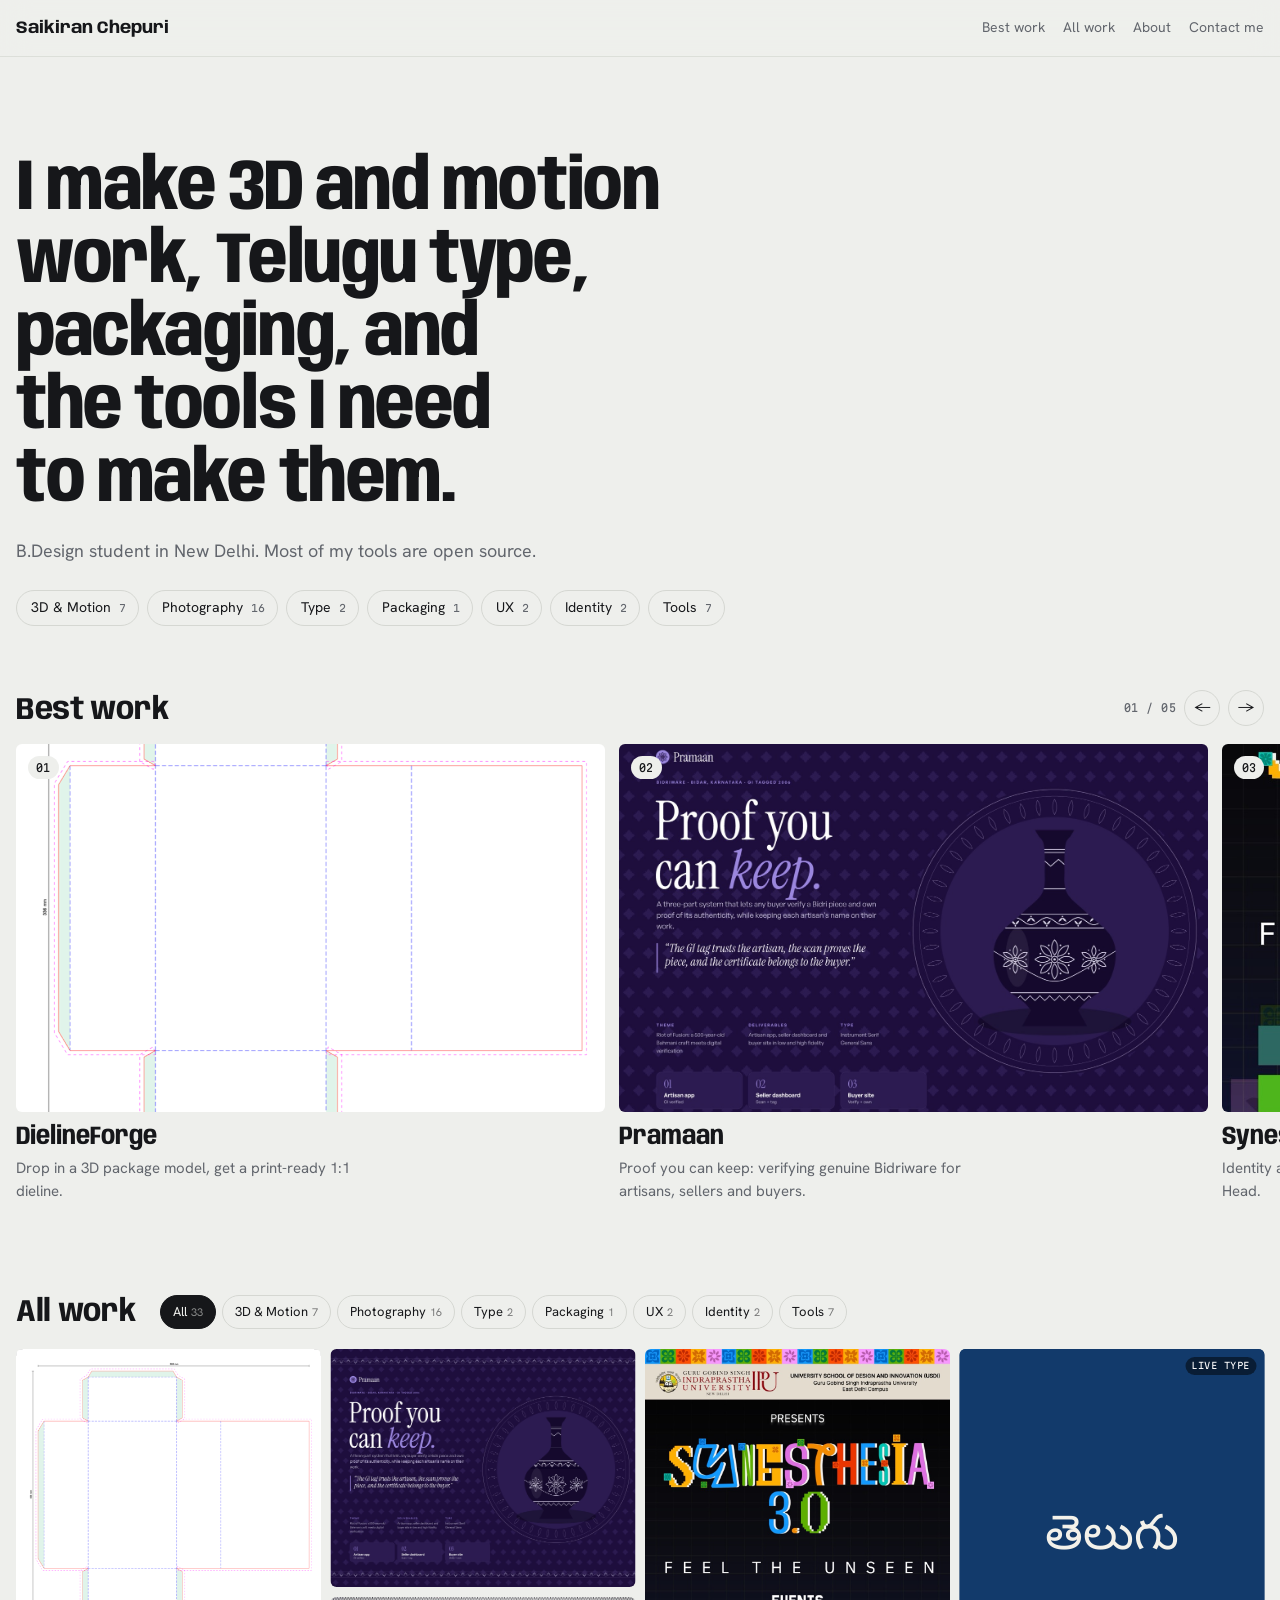
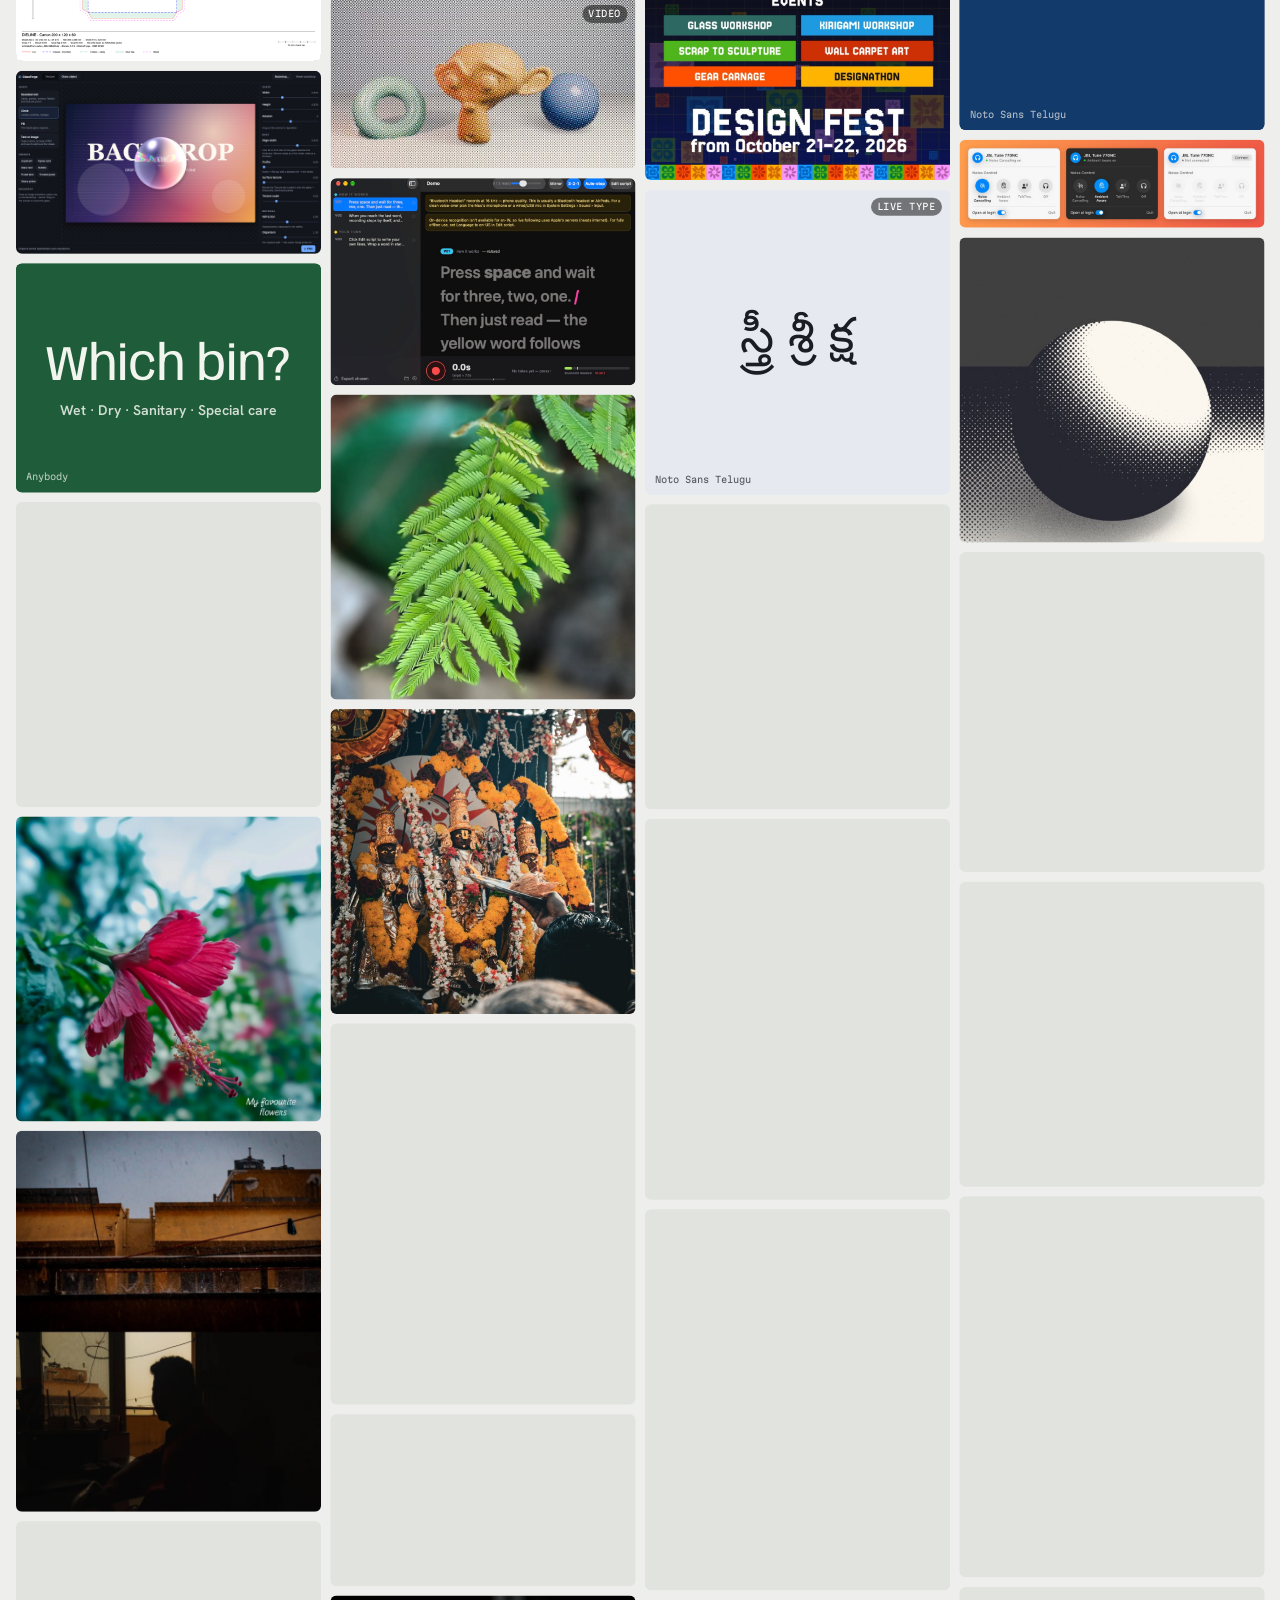
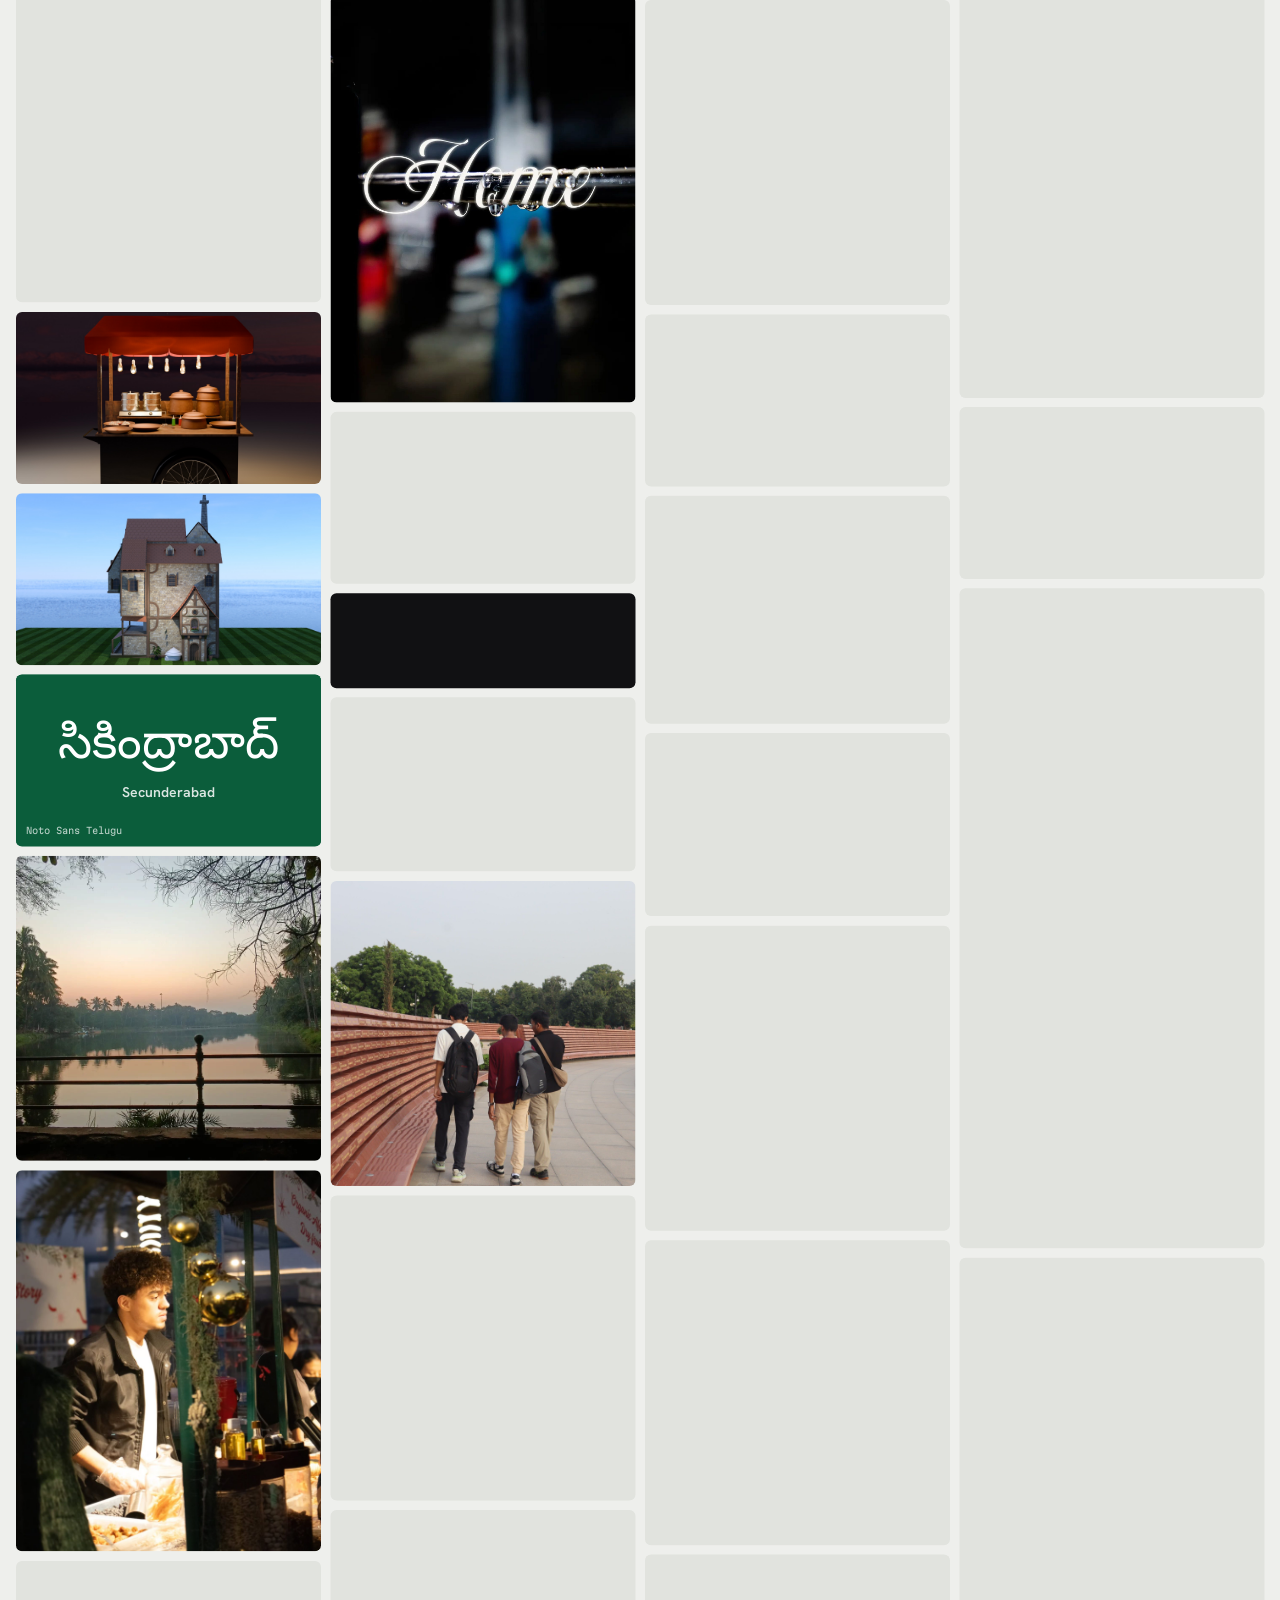
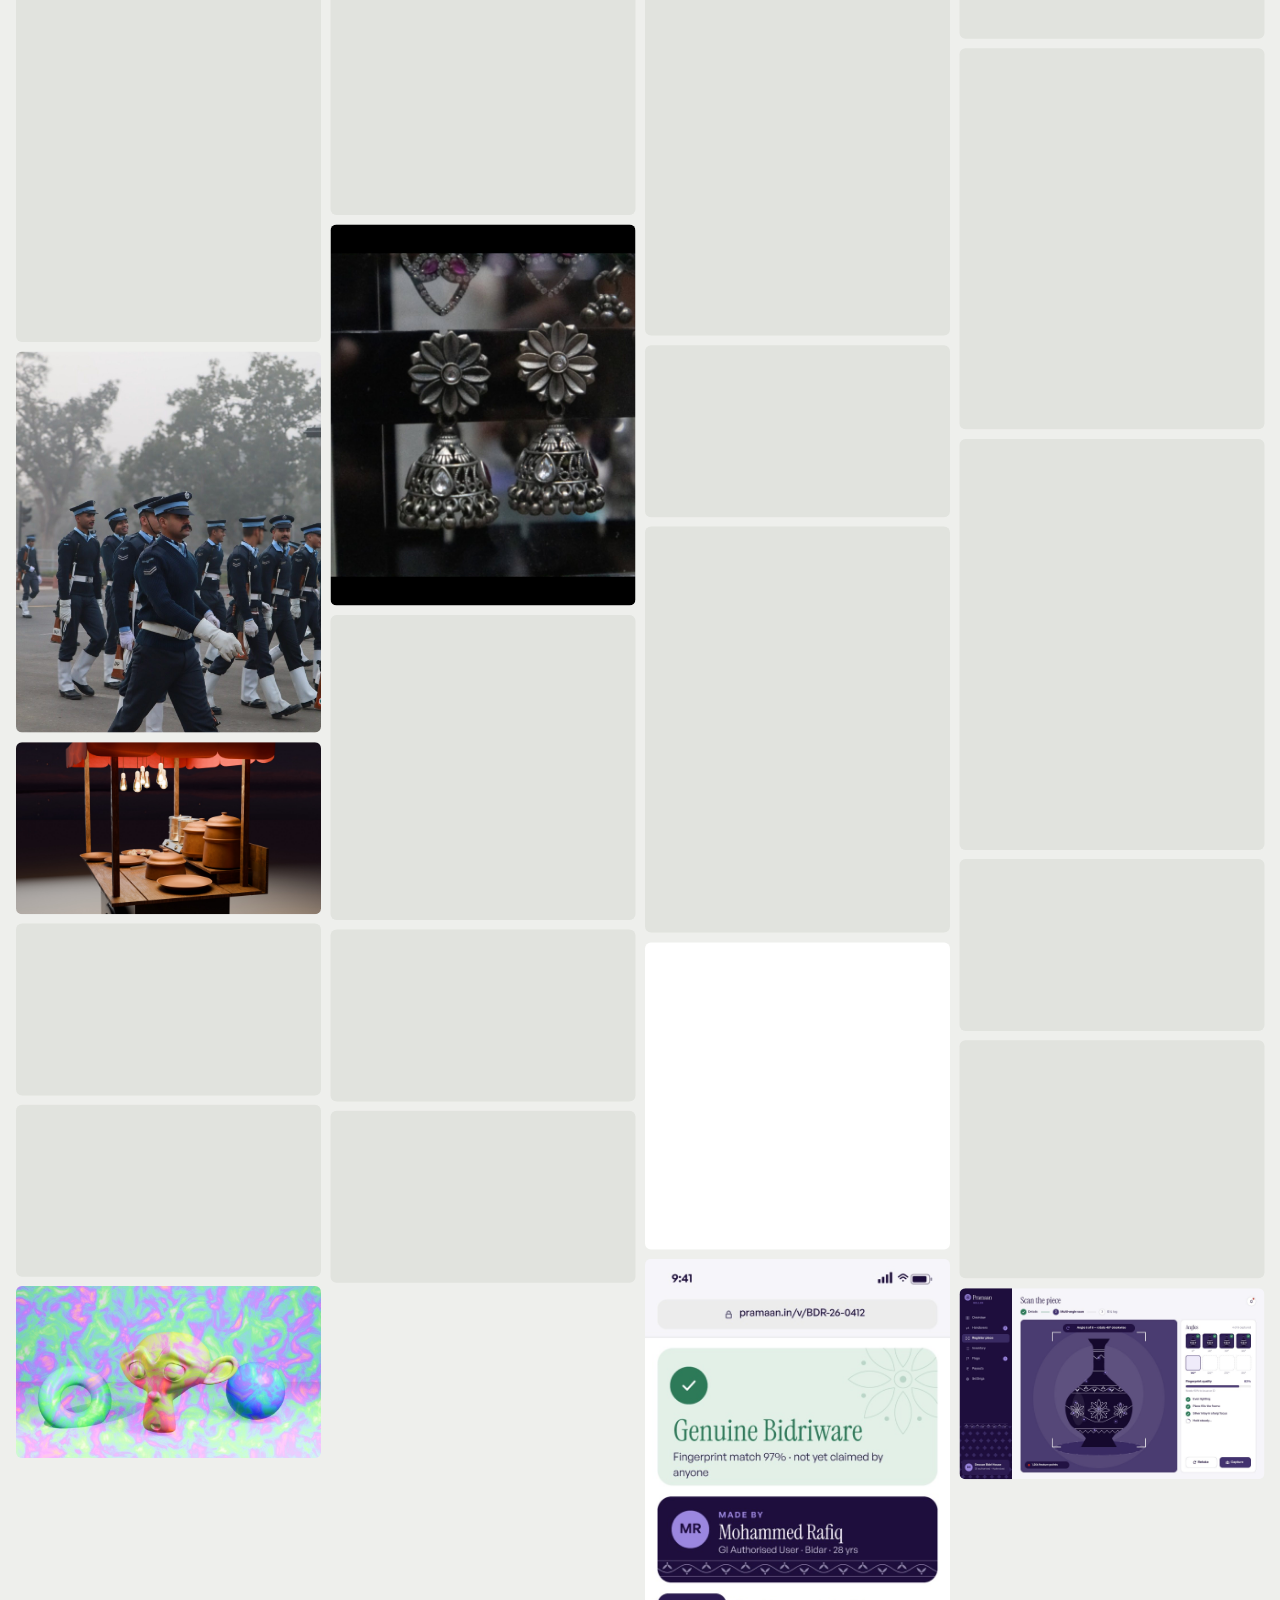
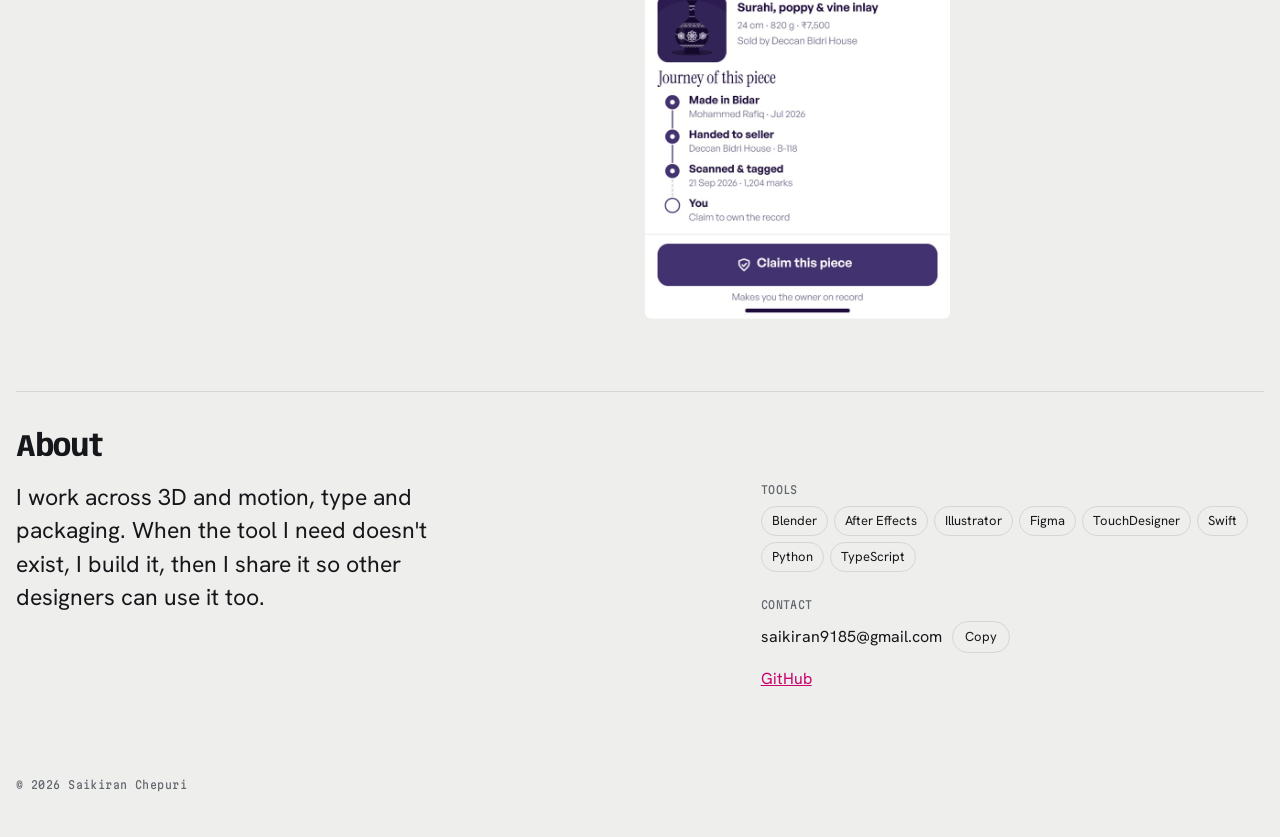
<file: index.html>
<!doctype html>
<html lang="en" data-mode="system">
<head>
<meta charset="utf-8">
<meta name="viewport" content="width=device-width, initial-scale=1, viewport-fit=cover">
<title>Saikiran Chepuri</title>
<meta name="description" content="Saikiran Chepuri — 3D and motion, Telugu type, packaging, UX and design tools.">
<link rel="preconnect" href="https://fonts.googleapis.com">
<link rel="preconnect" href="https://fonts.gstatic.com" crossorigin>
<link rel="stylesheet" href="https://fonts.googleapis.com/css2?family=Anybody:wdth,wght@50..150,100..900&family=Hanken+Grotesk:ital,wght@0,300..800;1,300..800&family=Martian+Mono:wdth,wght@75..112.5,300..600&family=Instrument+Serif:ital@0;1&family=Jersey+10&family=Noto+Sans+Telugu:wght@100..900&family=Ramaraja&family=Suravaram&family=Gidugu&family=Tenali+Ramakrishna&display=swap">
<link rel="stylesheet" href="assets/site.css">
</head>
<body>

<header class="top">
  <div class="top-in">
    <a class="brand" href="#" data-edit="site.name"></a>
    <nav class="nav" aria-label="Sections">
      <a href="#best" data-show="best">Best work</a>
      <a href="#wall">All work</a>
      <a href="#about" data-show="about">About</a>
      <a href="contact/">Contact me</a>
    </nav>
    <a class="studio-link" id="studioLink" href="studio/" hidden>Studio</a>
    <button class="tune-btn" id="tuneBtn" type="button" aria-expanded="false" aria-controls="tune" hidden>Customize</button>
  </div>
</header>

<main>
  <section class="intro wrap">
    <h1 class="headline" data-edit="site.headline"></h1>
    <p class="lede" data-edit="site.intro"></p>
    <div class="jump" id="jump" aria-label="Jump to a category"></div>
  </section>

  <section id="best" class="best wrap" data-show="best">
    <div class="sec-head">
      <h2 data-edit="site.bestTitle"></h2>
      <div class="rail-nav">
        <span class="mono" id="railCount"></span>
        <button type="button" class="icon-btn" id="railPrev" aria-label="Previous">&#8592;</button>
        <button type="button" class="icon-btn" id="railNext" aria-label="Next">&#8594;</button>
      </div>
    </div>
    <div class="rail" id="rail" tabindex="0" aria-label="Best work"></div>
  </section>

  <section id="wall" class="wall-sec wrap">
    <div class="wall-bar">
      <h2 data-edit="site.wallTitle"></h2>
      <div class="chips" id="chips" role="group" aria-label="Filter by category"></div>
    </div>
    <div class="wall" id="wallGrid"></div>
  </section>

  <section id="about" class="about wrap" data-show="about">
    <h2 data-edit="site.aboutTitle"></h2>
    <div class="about-grid">
      <p class="about-text" data-edit="site.about"></p>
      <div class="about-side">
        <p class="mono label">Tools</p>
        <ul class="skills" id="skills"></ul>
        <p class="mono label">Contact</p>
        <div class="contact">
          <span id="email" class="email"></span>
          <button type="button" class="small-btn" id="copyEmail">Copy</button>
        </div>
        <div class="about-links" id="aboutLinks"></div>
      </div>
    </div>
  </section>

  <footer class="foot wrap"><span class="mono">&copy; 2026 Saikiran Chepuri</span></footer>
</main>

<!-- Case study: slides over the page. Filled from the project's blocks. -->
<div class="case" id="case" hidden role="dialog" aria-modal="true" aria-labelledby="caseTitle">
  <div class="case-bg"></div>
  <div class="case-scroll" id="caseScroll">
    <div class="case-bar">
      <button type="button" class="back-btn" id="caseClose">&#8592; All work</button>
      <span class="case-bar-title" id="caseBarTitle"></span>
      <div class="case-nav">
        <button type="button" class="icon-btn" id="casePrev" aria-label="Previous project">&#8592;</button>
        <button type="button" class="icon-btn" id="caseNext" aria-label="Next project">&#8594;</button>
      </div>
      <i class="case-progress" id="caseProgress"></i>
    </div>
    <article class="case-body" id="caseBody"></article>
  </div>
</div>

<!-- Customize: every design token, live. -->
<aside class="tune" id="tune" hidden aria-label="Customize">
  <div class="tune-head">
    <strong>Customize</strong>
    <button type="button" class="icon-btn" id="tuneClose" aria-label="Close">&#10005;</button>
  </div>
  <div class="tune-body">
    <fieldset>
      <legend>Mode</legend>
      <div class="seg" id="tMode">
        <button type="button" data-v="light">Light</button><button type="button" data-v="dark">Dark</button><button type="button" data-v="system">System</button>
      </div>
    </fieldset>

    <fieldset>
      <legend>Colours <span class="mono" id="tModeNote"></span></legend>
      <div class="swatches" id="tColors"></div>
    </fieldset>

    <fieldset>
      <legend>Fonts</legend>
      <label for="tDisplay">Titles</label>
      <select id="tDisplay"></select>
      <label for="tBody">Text</label>
      <select id="tBody"></select>
      <label for="tCustom">Any Google Font</label>
      <div class="row">
        <input id="tCustom" type="text" placeholder="e.g. Syne" autocomplete="off">
        <button type="button" class="small-btn" id="tCustomTitles">Titles</button>
        <button type="button" class="small-btn" id="tCustomBody">Text</button>
      </div>
      <label for="tScale">Title size <output id="tScaleOut"></output></label>
      <input id="tScale" type="range" min="0.6" max="1.5" step="0.05">
    </fieldset>

    <fieldset>
      <legend>Wall</legend>
      <label for="tCols">Columns</label>
      <select id="tCols"><option value="auto">Auto</option><option>2</option><option>3</option><option>4</option><option>5</option><option>6</option><option>7</option></select>
      <label for="tGap">Gap <output id="tGapOut"></output></label>
      <input id="tGap" type="range" min="0" max="40" step="1">
      <label for="tRadius">Corners <output id="tRadiusOut"></output></label>
      <input id="tRadius" type="range" min="0" max="32" step="1">
      <span class="lbl">Titles on tiles</span>
      <div class="seg" id="tCaps"><button type="button" data-v="hover">On hover</button><button type="button" data-v="below">Below</button><button type="button" data-v="off">Off</button></div>
      <span class="lbl">Hover effect</span>
      <div class="seg" id="tHover"><button type="button" data-v="lift">Lift</button><button type="button" data-v="zoom">Zoom</button><button type="button" data-v="none">None</button></div>
    </fieldset>

    <fieldset>
      <legend>Sections</legend>
      <label class="check"><input id="tShowBest" type="checkbox"> Best work</label>
      <label class="check"><input id="tShowAbout" type="checkbox"> About</label>
      <label class="check"><input id="tEdit" type="checkbox"> Edit text on the page</label>
    </fieldset>

    <fieldset>
      <legend>Save</legend>
      <p class="hint">Changes show only in this browser until you publish them.</p>
      <div class="row">
        <button type="button" class="small-btn solid" id="tPublish" hidden>Publish to site</button>
        <button type="button" class="small-btn" id="tCopy">Copy settings</button>
        <button type="button" class="small-btn" id="tReset">Reset</button>
      </div>
      <textarea id="tJson" rows="6" readonly aria-label="Settings JSON"></textarea>
    </fieldset>
  </div>
</aside>

<div class="toast" id="toast" role="status" aria-live="polite"></div>

<script src="assets/site.js"></script>
</body>
</html>
</file>
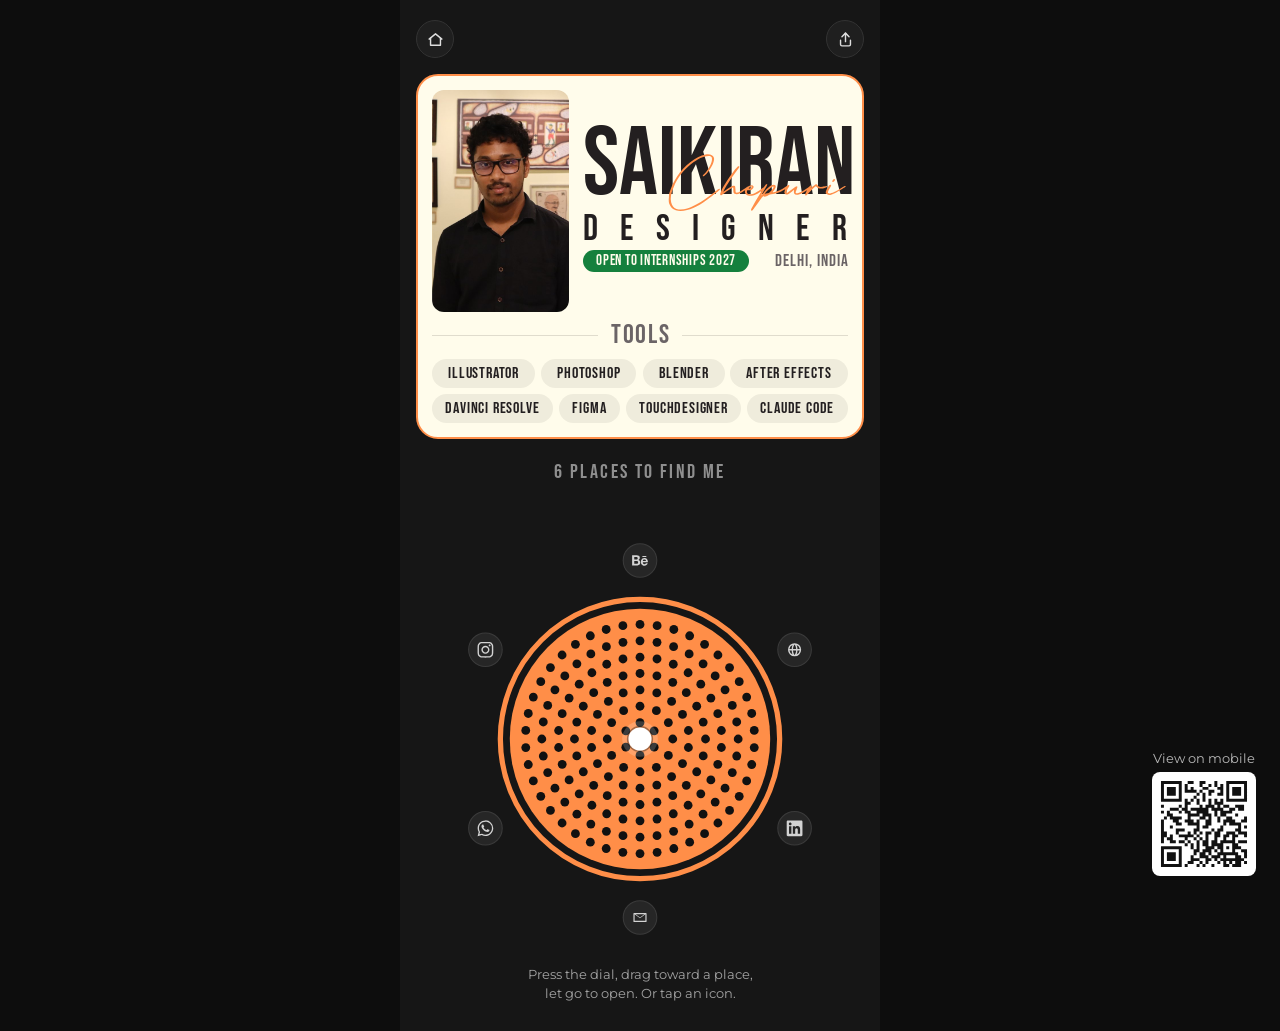
<file: contact/index.html>
<!doctype html>
<html lang="en">
<head>
<meta charset="utf-8">
<meta name="viewport" content="width=device-width, initial-scale=1, viewport-fit=cover">
<title>Saikiran Chepuri · Contact</title>
<meta name="description" content="Saikiran Chepuri, designer on the way to Art Director. Behance, Instagram, mail and portfolio in one dial: press, drag toward where you want to go, release to open.">
<meta name="theme-color" content="#161616">
<meta property="og:title" content="Saikiran Chepuri · Contact">
<meta property="og:description" content="Designer on the way to Art Director. Drag the dial to find me.">
<meta property="og:url" content="https://saikiran9185.github.io/contact/">
<link rel="preconnect" href="https://fonts.googleapis.com">
<link rel="preconnect" href="https://fonts.gstatic.com" crossorigin>
<link rel="stylesheet" href="https://fonts.googleapis.com/css2?family=Bebas+Neue&display=block">
<link rel="stylesheet" href="https://fonts.googleapis.com/css2?family=Montserrat:wght@400;500;600&display=swap">
<link rel="stylesheet" href="/assets/dial.css">
</head>
<body class="contact-page">
<main class="dial" id="dial" aria-label="Saikiran Chepuri, contact">
  <div class="dial-top">
    <a class="dial-round" href="/" aria-label="Portfolio home"><svg viewBox="0 0 24 24" fill="none" stroke="currentColor" stroke-width="2" stroke-linecap="round" stroke-linejoin="round" aria-hidden="true"><path d="M3 11.5 12 4l9 7.5"/><path d="M5 10v10h14V10"/></svg></a>
    <button class="dial-round" type="button" id="dialShare" aria-label="Share this page"><svg viewBox="0 0 24 24" fill="none" stroke="currentColor" stroke-width="2" stroke-linecap="round" stroke-linejoin="round" aria-hidden="true"><path d="M12 3v12"/><path d="m7 8 5-5 5 5"/><path d="M5 13v6a2 2 0 0 0 2 2h10a2 2 0 0 0 2-2v-6"/></svg></button>
  </div>
  <section class="dial-card" aria-labelledby="heroName">
    <img class="hero-photo" src="/assets/dial/photo.jpg" alt="Portrait of Saikiran Chepuri" width="480" height="781">
    <div class="hero-text">
      <h1 class="hero-name" id="heroName"><span class="hero-first">Saikiran</span> <span class="hero-last"><svg class="hero-script" viewBox="0.3 -71.6 210.3 71.3" fill="currentColor" aria-hidden="true"><path d="M2.3 -17.7C2.3 -14.1 2.4 -12.8 2.9 -11.4C4.4 -7.5 6.8 -5 10.5 -3.8C15 -2.3 19.2 -3 23.7 -4C33.1 -6.2 42.6 -11.8 56.8 -23.5C60.6 -26.6 62.1 -28 61.9 -28.3C61.4 -29.3 60.2 -28.6 55.4 -24.6C50 -20.1 43.6 -15.7 39.1 -12.9C33.3 -9.3 28.2 -6.9 23.7 -5.6C20 -4.6 15.4 -3.9 11.3 -5.2C8 -6.3 6 -8.9 5.1 -12.9C4 -18 4.9 -23.5 8 -30.6C12.9 -41.8 19.2 -50.2 28.4 -57.5C35.7 -63.3 43.3 -66.8 48.5 -66.8C50.1 -66.8 50.6 -66.7 51.6 -66C52.7 -65.2 52.7 -65.1 52.7 -63C52.7 -58.6 48.3 -50.6 43 -45.3C41.7 -44 41.6 -43.2 42.8 -43.2C43.6 -43.2 45.6 -45.1 48.3 -48.5C53 -54.4 56 -61.8 55 -64.9C54 -68.1 50 -69.6 45.2 -68.6C33.8 -66.1 20.3 -55.7 12 -43.1C8.5 -37.8 5.1 -30.7 3.4 -25.1C2.6 -22.5 2.5 -21.4 2.5 -17.5ZM96.5 -31.6C96.2 -32.2 95.6 -32 94.6 -31.4C93.7 -30.9 88 -26.8 85.5 -25.5C83.4 -24.4 82.6 -24.1 81.6 -24.2C80.6 -24.3 80.3 -24.3 80.2 -25.8L80.1 -27.9C79.9 -31 79.8 -31.5 79.2 -31.9C78.8 -32.1 78.2 -32.3 77.8 -32.3C76.5 -32.3 72.6 -30.2 69.4 -27.7C67.7 -26.4 66.2 -25.4 66.1 -25.5C65.9 -25.7 69.1 -31.5 71.5 -35.2C74.5 -39.9 78.4 -45.5 82 -50.2C83.7 -52.4 84.7 -53.9 84.7 -54.1C84.9 -55 84.3 -55.2 83.4 -54.9C81 -54.2 67.4 -34.6 63.8 -26.7C62.2 -23.1 62 -22.2 62.6 -21.6C62.8 -21.4 63.3 -21.2 63.6 -21.2C63.9 -21.2 66.1 -22.7 68.5 -24.6C72.4 -27.6 76.5 -30.2 77.3 -30.2C77.5 -30.2 77.6 -29 77.6 -27.6C77.6 -26.2 77.8 -24.6 78 -24.1C78.7 -22.5 81.6 -21.9 84.3 -22.8C86.9 -23.7 92.8 -27.7 95.4 -30.1C96.2 -30.9 96.7 -31.5 96.6 -31.7ZM112.2 -30C105.4 -24.7 100.9 -22.4 97.4 -22.4C94.9 -22.4 93.6 -23.2 93.5 -24.8C93.4 -25.4 93.5 -26.2 93.7 -26.6C94 -27.2 94.2 -26.9 96.2 -27C97.4 -27.1 98.6 -27.3 99.7 -28.3C101.7 -30 101.8 -31.8 100.1 -32.6C99.7 -32.8 99.3 -32.9 98.9 -32.9C95.8 -32.9 91.5 -29.1 91.1 -25.6C90.8 -23.1 92.6 -21.3 96 -20.7C100.4 -20 105.5 -22.2 112.9 -28C115.2 -29.8 116.2 -31 116.2 -31.3C116.3 -31.9 115.9 -32.7 112.3 -29.9ZM96.2 -29.9C97.2 -30.7 98.4 -31.3 98.9 -31.3C99 -31.3 99.1 -31.3 99.1 -31.3C99.5 -31 98.7 -29.9 97.7 -29.4C96.4 -28.8 96.4 -28.8 95.8 -29.1C95.5 -29.3 95.6 -29.6 96.3 -30.2ZM141 -32.1C140.5 -32.3 139.9 -32 138.1 -30.7C133.1 -27.1 130.1 -26 125.6 -25L123.1 -24.4L124.5 -26.1C127.9 -30.1 127.9 -33.4 124.5 -33.4C121.7 -33.4 117.1 -29.7 112.5 -23.8C111.4 -22.3 110.4 -21.1 110.3 -21.1C110.2 -21.1 110.7 -22 111.4 -23.1C115.5 -29.8 117.4 -33.2 117.2 -33.6C117.1 -33.8 116.8 -33.9 116.4 -33.9C116.3 -33.9 116.2 -33.9 116.1 -33.9C115.4 -33.8 114.5 -32.6 111.1 -27.1C107.2 -20.8 99.7 -7.7 98.6 -5.3C98.3 -4.7 98.2 -4 98.3 -3.7C98.6 -3.1 99.4 -3.1 100.1 -3.7C100.4 -3.9 103 -7.4 105.9 -11.5C112.1 -20.2 112.3 -20.4 112.9 -19.9C113.8 -19.1 116.3 -19.7 119 -21.4C119.6 -21.8 120.8 -22.2 121.7 -22.3C124.2 -22.6 128.6 -23.7 131.1 -24.7C134.1 -25.9 137.6 -27.8 140 -29.7C140.9 -30.4 141.4 -30.9 141.4 -31.2C141.4 -31.4 141.1 -31.7 140.8 -31.9ZM118 -23.6C117.5 -23.6 116.5 -23.4 115.7 -23.2L114.2 -22.8L114.6 -23.4C116.2 -25.9 121.2 -30.3 123.2 -31.2C124.1 -31.6 124.4 -31.7 124.5 -31C124.9 -29.1 119.7 -23.5 118 -23.5ZM168.5 -31.6C168.2 -32.2 167.4 -32 166.7 -31.5C166.1 -31.1 165.3 -30.6 164.5 -30C155.7 -24 150.3 -21.9 150.3 -24.5C150.3 -24.9 150.8 -26.5 151.4 -28C152 -29.5 152.4 -31 152.3 -31.2C151.8 -32.3 150.9 -31.9 147.3 -29C143.3 -25.8 140.4 -23.7 139.9 -23.7C139.4 -23.7 139.5 -25.3 140.1 -26.7C140.4 -27.4 141.2 -28.9 141.9 -30.1C143.1 -32.1 143.2 -32.3 142.7 -32.7C141.7 -33.5 141 -33 139.3 -30.2C137.3 -26.8 136.6 -24.2 137.5 -23.1C139 -21.3 141.3 -21.9 145.7 -25.4L148.4 -27.6L148.2 -25.6C148 -23.8 148.7 -21.8 151.6 -21.7C154.1 -21.6 159.1 -24 164.5 -27.7C168.4 -30.3 168.8 -30.8 168.4 -31.5ZM183.7 -31.6C182.2 -31.1 181 -30.9 179.6 -30.9C177.2 -30.9 176.7 -31.5 175.9 -32.7C174.7 -34.7 174.2 -34.6 170.5 -31.7C167.5 -29.3 167.4 -29.3 168.2 -30.5C168.9 -31.7 168.9 -31.8 168.4 -32.2C167.5 -33 166.8 -32.4 164.6 -28.8C162 -24.6 160.9 -21.9 161.5 -21.3C161.7 -21.1 162.1 -20.9 162.4 -20.9C162.7 -20.9 164.3 -22.4 166 -24.3C169.4 -28 173.2 -31.7 173.7 -31.7C173.9 -31.7 174.4 -31.3 174.9 -30.8C176.1 -29.6 177.6 -28.8 180.5 -29C182.3 -29.1 184.4 -29.6 185.7 -30.2C186.5 -30.6 187 -31 187 -31.3C187 -32.2 186 -32.2 183.8 -31.4ZM195.5 -37.9C196.5 -39.1 196.4 -39.9 195.2 -40.1C194.5 -40.2 192.6 -37.7 192.9 -37.1C193.3 -36.3 194.5 -36.7 195.5 -37.9ZM204 -30C197.5 -25.8 191.8 -23.3 189.6 -23.3C187.2 -23.3 187.4 -25 190.2 -29.5C191.7 -31.9 191.9 -32.4 191.5 -32.8C191.2 -33.1 190.9 -33.3 190.6 -33.3C189.9 -33.3 189.1 -32.4 187.7 -30.3C186.4 -28.4 185.3 -25.7 185.3 -24.4C185.3 -23.6 185.6 -23.1 186.4 -22.5C187.3 -21.8 187.8 -21.6 189.2 -21.6C191.3 -21.6 192.9 -22.1 197.1 -24.2C200.1 -25.7 203.9 -27.9 206.6 -29.8C207.8 -30.7 208.6 -31.3 208.6 -31.5C208.4 -32.5 207.1 -32.1 203.9 -30Z"/></svg><span class="sr">Chepuri</span></span></h1>
      <p class="hero-role">Designer</p>
      <div class="hero-meta">
        <p class="hero-status">Open to internships 2027</p>
        <p class="hero-place">Delhi, India</p>
      </div>
    </div>
    <div class="hero-tools">
      <h2 class="hero-label">Tools</h2>
      <ul class="hero-chips"><li style="--i:0">Illustrator</li><li style="--i:1">Photoshop</li><li style="--i:2">Blender</li><li style="--i:3">After Effects</li><li style="--i:4">DaVinci Resolve</li><li style="--i:5">Figma</li><li style="--i:6">TouchDesigner</li><li style="--i:7">Claude Code</li></ul>
    </div>
  </section>
  <div class="dial-head">
    <p class="dial-idle"></p>
    <span class="dial-pill" hidden><span></span></span>
    <p class="dial-sub"></p>
  </div>
  <div class="dial-pad"></div>
  <p class="sr-status" role="status" aria-live="polite"></p>
  <p class="dial-foot">Press the dial, drag toward a place, let go to open. Or tap an icon.</p>
</main>
<aside class="dial-qr" aria-label="View on mobile"><span>View on mobile</span><img src="/assets/dial/qr.svg" alt="QR code for https://saikiran9185.github.io/contact/" width="104" height="104"></aside>
<div class="toast-mini" id="dialToast" role="status" aria-live="polite"></div>
<script src="/assets/dial.js"></script>
<script>
document.getElementById('dialShare').addEventListener('click', async () => {
  const url = 'https://saikiran9185.github.io/contact/', t = document.getElementById('dialToast');
  try {
    if (navigator.share) { await navigator.share({ title: 'Saikiran Chepuri · Contact', url }); return; }
    await navigator.clipboard.writeText(url); t.textContent = 'Link copied';
  } catch (e) { if (e && e.name === 'AbortError') return; t.textContent = url; }
  t.classList.add('on'); setTimeout(() => t.classList.remove('on'), 1800);
});
</script>
</body>
</html>
</file>
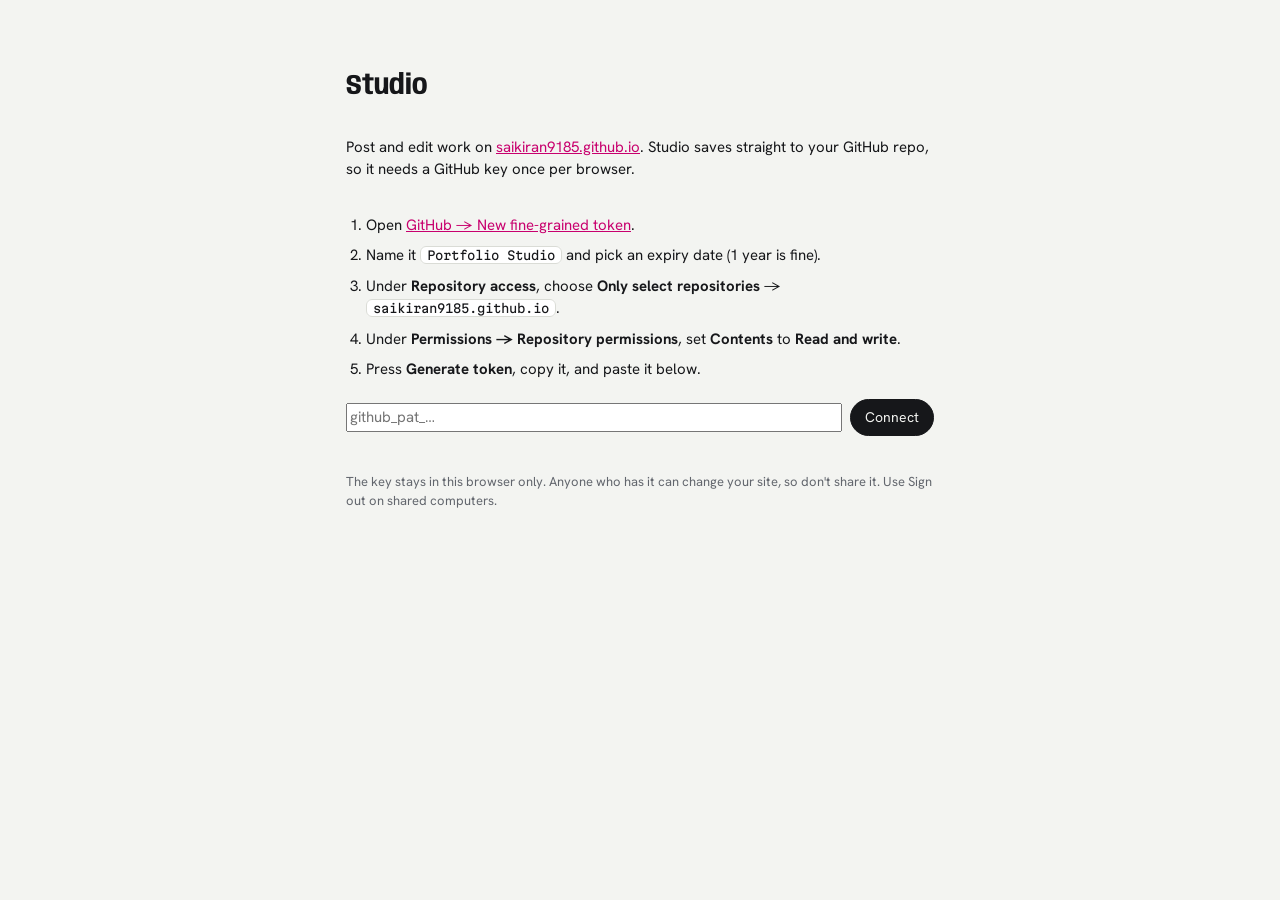
<file: studio/index.html>
<!doctype html>
<html lang="en">
<head>
<meta charset="utf-8">
<meta name="viewport" content="width=device-width, initial-scale=1, viewport-fit=cover">
<meta name="robots" content="noindex, nofollow">
<title>Studio · Saikiran Chepuri</title>
<link rel="preconnect" href="https://fonts.googleapis.com">
<link rel="preconnect" href="https://fonts.gstatic.com" crossorigin>
<link rel="stylesheet" href="https://fonts.googleapis.com/css2?family=Anybody:wdth,wght@50..150,100..900&family=Hanken+Grotesk:wght@300..800&family=Martian+Mono:wdth,wght@75..112.5,300..600&family=Noto+Sans+Telugu:wght@100..900&display=swap">
<style>
/* Studio: a plain working tool. Same tokens as the site, quieter. */
:root {
  --bg: #F3F4F1; --panel: #FFFFFF; --fg: #16171A; --muted: #62666D; --line: #DADCD6; --accent: #C8006E; --danger: #B3261E; --ok: #1E7B45;
  --f-display: "Anybody", "Arial Narrow", system-ui, sans-serif;
  --f-body: "Hanken Grotesk", system-ui, -apple-system, "Segoe UI", sans-serif;
  --f-mono: "Martian Mono", ui-monospace, Menlo, monospace;
  color-scheme: light;
}
@media (prefers-color-scheme: dark) {
  :root { --bg: #0F1012; --panel: #17181B; --fg: #ECEDEA; --muted: #979BA2; --line: #2A2C30; --accent: #FF4FA8; --danger: #FF6B5E; --ok: #5BD08A; color-scheme: dark; }
}
* { box-sizing: border-box; }
body { margin: 0; background: var(--bg); color: var(--fg); font: 15px/1.5 var(--f-body); -webkit-font-smoothing: antialiased; }
button, input, select, textarea { font: inherit; color: inherit; }
a { color: var(--accent); }
:focus-visible { outline: 2px solid var(--accent); outline-offset: 2px; }
[hidden] { display: none !important; }
h1, h2 { font-family: var(--f-display); margin: 0; line-height: 1.1; }
h1 { font-size: 28px; font-variation-settings: "wdth" 85; }
h2 { font-size: 18px; font-variation-settings: "wdth" 95; }
.hint, small { color: var(--muted); font-size: 13px; margin: 0; }
.vh { position: absolute; width: 1px; height: 1px; opacity: 0; overflow: hidden; }

/* top bar */
.bar { position: sticky; top: 0; z-index: 5; display: flex; align-items: center; gap: 12px; flex-wrap: wrap;
  padding: calc(10px + env(safe-area-inset-top, 0px)) max(16px, env(safe-area-inset-right, 0px)) 10px max(16px, env(safe-area-inset-left, 0px));
  background: color-mix(in srgb, var(--bg) 88%, transparent); backdrop-filter: blur(12px); -webkit-backdrop-filter: blur(12px); border-bottom: 1px solid var(--line); }
.bar strong { font-family: var(--f-display); font-size: 18px; }
.state { font-family: var(--f-mono); font-size: 11px; color: var(--muted); margin-right: auto; }
.state.dirty { color: var(--accent); }
.btn { border: 1px solid var(--line); background: var(--panel); border-radius: 999px; padding: 7px 14px; cursor: pointer; font-size: 14px; text-decoration: none; color: var(--fg); display: inline-flex; align-items: center; gap: 6px; white-space: nowrap; }
.btn:hover { border-color: var(--fg); }
.btn:disabled { opacity: .45; cursor: default; border-color: var(--line); }
.btn.primary { background: var(--fg); color: var(--bg); border-color: var(--fg); }
.btn.ghost { background: transparent; }
.btn.danger { color: var(--danger); background: transparent; }
.x { border: 0; background: none; cursor: pointer; color: var(--muted); font-size: 15px; padding: 4px 8px; border-radius: 6px; }
.x:hover { color: var(--danger); background: color-mix(in srgb, var(--danger) 10%, transparent); }
.x:disabled { opacity: .3; cursor: default; background: none; color: var(--muted); }

/* layout */
.layout { display: grid; grid-template-columns: 260px minmax(0, 1fr); gap: 24px; max-width: 1180px; margin: 0 auto;
  padding: 20px max(16px, env(safe-area-inset-right, 0px)) 80px max(16px, env(safe-area-inset-left, 0px)); }
.side { position: sticky; top: 76px; align-self: start; display: grid; gap: 6px; max-height: calc(100vh - 96px); overflow: auto; }
.side .lbl { margin: 14px 0 2px; }
.side ol { list-style: none; margin: 0; padding: 0; display: grid; gap: 2px; }
.nav-btn { width: 100%; display: flex; align-items: center; gap: 10px; text-align: left; border: 0; background: none; padding: 6px 8px; border-radius: 10px; cursor: pointer; }
.nav-btn:hover { background: color-mix(in srgb, var(--fg) 6%, transparent); }
.nav-btn[aria-current="true"] { background: var(--panel); box-shadow: 0 0 0 1px var(--line); }
.nav-btn .th { width: 34px; height: 34px; border-radius: 6px; overflow: hidden; flex: none; background: var(--line); display: grid; place-items: center; font-size: 12px; }
.nav-btn .th img, .nav-btn .th video { width: 100%; height: 100%; object-fit: cover; }
.nav-btn span { min-width: 0; overflow: hidden; text-overflow: ellipsis; white-space: nowrap; flex: 1; }
.nav-btn em { font-style: normal; font-family: var(--f-mono); font-size: 9px; color: var(--accent); }
@media (max-width: 820px) {
  .layout { grid-template-columns: 1fr; }
  .side { position: static; max-height: none; grid-auto-flow: row; }
  .side ol { display: flex; overflow-x: auto; gap: 6px; padding-bottom: 4px; }
  .side ol li { flex: none; width: 180px; }
}

/* editor */
.editor { display: grid; gap: 16px; min-width: 0; }
.ed-head { display: flex; flex-wrap: wrap; align-items: center; justify-content: space-between; gap: 12px; }
.row { display: flex; gap: 8px; align-items: center; }
.row.wrap { flex-wrap: wrap; }
.card { background: var(--panel); border: 1px solid var(--line); border-radius: 14px; padding: 18px; display: grid; gap: 12px; min-width: 0; }
.grid2 { display: grid; grid-template-columns: repeat(2, minmax(0, 1fr)); gap: 12px; }
.grid3 { display: grid; grid-template-columns: repeat(auto-fill, minmax(120px, 1fr)); gap: 12px; }
@media (max-width: 560px) { .grid2 { grid-template-columns: 1fr; } }
.f { display: grid; gap: 4px; min-width: 0; }
.f > span, .lbl { font-size: 12px; color: var(--muted); font-weight: 500; }
input[type="text"], input[type="url"], input[type="email"], input[type="number"], input:not([type]), select, textarea {
  width: 100%; border: 1px solid var(--line); background: var(--bg); border-radius: 9px; padding: 8px 10px; font-size: 14px; min-width: 0; }
textarea { resize: vertical; line-height: 1.5; }
input[type="color"] { width: 100%; height: 36px; border: 1px solid var(--line); border-radius: 9px; padding: 2px; background: var(--bg); cursor: pointer; }
.row > input { flex: 1; }
.checks { display: flex; flex-wrap: wrap; gap: 6px; align-items: center; }
.chk { display: inline-flex; align-items: center; gap: 6px; border: 1px solid var(--line); border-radius: 999px; padding: 5px 12px; cursor: pointer; font-size: 14px; }
.chk:has(input:checked) { border-color: var(--fg); background: color-mix(in srgb, var(--fg) 7%, transparent); }
.chk.big { justify-self: start; padding: 8px 14px; }
.checks .row input { width: 150px; flex: none; }

.drop { display: grid; place-items: center; text-align: center; gap: 4px; border: 1.5px dashed var(--line); border-radius: 12px; padding: 22px; cursor: pointer; color: var(--muted); transition: border-color .2s, background .2s; position: relative; }
.drop:hover, .drop.over { border-color: var(--accent); background: color-mix(in srgb, var(--accent) 6%, transparent); color: var(--fg); }
.drop strong { color: var(--fg); }

.tiles { display: grid; grid-template-columns: repeat(auto-fill, minmax(170px, 1fr)); gap: 12px; align-items: start; }
.tile-card, .item-card { display: grid; gap: 6px; border: 1px solid var(--line); border-radius: 12px; padding: 8px; background: var(--bg); min-width: 0; }
.thumb { border-radius: 8px; overflow: hidden; background: var(--line); display: grid; place-items: center; color: var(--muted); font-size: 12px; max-height: 260px; position: relative; }
.thumb img, .thumb video { width: 100%; height: 100%; object-fit: cover; display: block; }
.thumb .tt { width: 100%; height: 100%; display: grid; place-content: center; text-align: center; padding: 8%; font-size: 22px; font-family: "Noto Sans Telugu", var(--f-body); }
.thumb .badge { position: absolute; top: 6px; right: 6px; font-family: var(--f-mono); font-size: 9px; background: rgb(0 0 0 / .55); color: #fff; padding: 2px 6px; border-radius: 999px; }
.tools { display: flex; justify-content: space-between; align-items: center; gap: 4px; }

.blocks { display: grid; gap: 12px; }
.block-card { border: 1px solid var(--line); border-radius: 12px; padding: 12px; display: grid; gap: 10px; background: var(--bg); }
.bc-head { display: flex; justify-content: space-between; align-items: center; gap: 8px; }
.bc-head strong { font-family: var(--f-mono); font-size: 11px; text-transform: uppercase; letter-spacing: .06em; }
.mf { display: grid; grid-template-columns: 140px minmax(0, 1fr); gap: 12px; align-items: center; }
.mf .thumb { aspect-ratio: 4 / 3; }
.items { display: grid; grid-template-columns: repeat(auto-fill, minmax(140px, 1fr)); gap: 10px; }
.add-block { display: grid; gap: 8px; border-top: 1px solid var(--line); padding-top: 12px; }
.list-row { display: flex; align-items: center; gap: 6px; padding: 4px 0; border-bottom: 1px solid var(--line); }
.list-row:last-child { border-bottom: 0; }
.list-row > span { flex: 1; min-width: 0; }

/* connect */
.connect { max-width: 620px; margin: 8vh auto; padding: 0 max(16px, env(safe-area-inset-right, 0px)) 0 max(16px, env(safe-area-inset-left, 0px)); display: grid; gap: 18px; }
.connect ol { margin: 0; padding-left: 20px; display: grid; gap: 8px; }
.connect code { font-family: var(--f-mono); font-size: 12px; background: var(--panel); border: 1px solid var(--line); padding: 1px 6px; border-radius: 6px; }
.err { color: var(--danger); font-size: 14px; margin: 0; }
.banner { border: 1px solid color-mix(in srgb, var(--ok) 50%, var(--line)); background: color-mix(in srgb, var(--ok) 10%, var(--panel)); border-radius: 12px; padding: 12px 14px; font-size: 14px; }
.banner.bad { border-color: color-mix(in srgb, var(--danger) 50%, var(--line)); background: color-mix(in srgb, var(--danger) 8%, var(--panel)); }
.banner ul { margin: 6px 0 0; padding-left: 18px; }

.toast { position: fixed; left: 50%; bottom: calc(20px + env(safe-area-inset-bottom, 0px)); transform: translate(-50%, 20px); background: var(--fg); color: var(--bg); padding: 9px 16px; border-radius: 999px; font-size: 13px; opacity: 0; transition: opacity .25s, transform .3s; z-index: 50; pointer-events: none; max-width: calc(100vw - 32px); }
.toast.on { opacity: 1; transform: translate(-50%, 0); }
@media (prefers-reduced-motion: reduce) { * { transition-duration: .01ms !important; } }
</style>
</head>
<body>

<section class="connect" id="connect" hidden>
  <h1>Studio</h1>
  <p>Post and edit work on <a href="../">saikiran9185.github.io</a>. Studio saves straight to your GitHub repo, so it needs a GitHub key once per browser.</p>
  <ol>
    <li>Open <a href="https://github.com/settings/personal-access-tokens/new" target="_blank" rel="noopener">GitHub → New fine-grained token</a>.</li>
    <li>Name it <code>Portfolio Studio</code> and pick an expiry date (1 year is fine).</li>
    <li>Under <strong>Repository access</strong>, choose <strong>Only select repositories</strong> → <code>saikiran9185.github.io</code>.</li>
    <li>Under <strong>Permissions → Repository permissions</strong>, set <strong>Contents</strong> to <strong>Read and write</strong>.</li>
    <li>Press <strong>Generate token</strong>, copy it, and paste it below.</li>
  </ol>
  <form id="connectForm" class="row wrap">
    <input id="tokenInput" type="password" placeholder="github_pat_…" autocomplete="off" aria-label="GitHub key">
    <button class="btn primary" type="submit">Connect</button>
  </form>
  <p class="err" id="connectErr" role="alert"></p>
  <p class="hint">The key stays in this browser only. Anyone who has it can change your site, so don't share it. Use Sign out on shared computers.</p>
</section>

<div id="app" hidden>
  <header class="bar">
    <strong>Studio</strong>
    <span class="state" id="state" role="status"></span>
    <a class="btn ghost" href="../" target="_blank" rel="noopener">View site &#8599;</a>
    <button class="btn primary" id="publish" type="button" disabled>Publish</button>
    <button class="btn ghost" id="signout" type="button">Sign out</button>
  </header>
  <div class="layout">
    <nav class="side" aria-label="Studio sections">
      <button type="button" class="nav-btn" data-view="site"><span class="th">&#9881;</span><span>Site and theme</span></button>
      <div class="lbl">Projects</div>
      <ol id="plist"></ol>
      <button type="button" class="btn" id="newProject">+ New project</button>
    </nav>
    <main class="editor" id="editor"></main>
  </div>
</div>

<div class="toast" id="toast" role="status" aria-live="polite"></div>
<script src="studio.js"></script>
</body>
</html>
</file>
<file: assets/site.css>
/* Layout: quiet frame, loud work. A Cosmos-style masonry wall of every piece,
   a Best work rail above it, case studies slide over as a sheet.
   Every value below is a token; site.js overwrites them from content/site.json. */
:root {
  --bg: #EEEFEC;
  --fg: #16171A;
  --muted: #62666D;
  --line: #D5D7D2;
  --tile: #E1E3DE;
  --accent: #C8006E;

  --f-display: "Anybody", "Arial Narrow", system-ui, sans-serif;
  --f-body: "Hanken Grotesk", system-ui, -apple-system, "Segoe UI", sans-serif;
  --f-mono: "Martian Mono", ui-monospace, "SF Mono", Menlo, monospace;
  --f-te: "Noto Sans Telugu", "Kohinoor Telugu", "Telugu Sangam MN", sans-serif;

  --title-scale: 1;
  --gap: 10px;
  --radius: 6px;
  --top-h: 56px;
  --ease: cubic-bezier(.2, .75, .1, 1);
  color-scheme: light;
}
html[data-resolved="dark"] { color-scheme: dark; }

*, *::before, *::after { box-sizing: border-box; }
html { scroll-behavior: smooth; scroll-padding-top: calc(var(--top-h) + 12px); }
html.locked { overflow: hidden; }
body {
  margin: 0;
  background: var(--bg);
  color: var(--fg);
  font: 16px/1.55 var(--f-body);
  -webkit-font-smoothing: antialiased;
  padding-left: max(16px, env(safe-area-inset-left, 0px));
  padding-right: max(16px, env(safe-area-inset-right, 0px));
  transition: background-color .3s ease, color .3s ease;
}
body::before { content: ""; position: fixed; inset: 0 0 auto; height: env(safe-area-inset-top, 0px); background: var(--bg); z-index: 30; }
img, video { max-width: 100%; display: block; }
a { color: inherit; }
button, input, select, textarea { font: inherit; color: inherit; }
:focus-visible { outline: 2px solid var(--accent); outline-offset: 2px; }
[hidden] { display: none !important; }

.wrap { max-width: 1600px; margin-inline: auto; }
.mono { font-family: var(--f-mono); font-size: 11px; letter-spacing: .04em; font-variation-settings: "wdth" 85; color: var(--muted); }
h1, h2, h3 { font-family: var(--f-display); font-weight: 700; text-wrap: balance; margin: 0; line-height: 1.02; }
h2 { font-size: calc(clamp(22px, 2.4vw, 32px) * var(--title-scale)); font-variation-settings: "wdth" 90; letter-spacing: -.01em; }

/* ---------- top bar ---------- */
.top {
  position: sticky; top: env(safe-area-inset-top, 0px); z-index: 20;
  margin-inline: calc(-1 * max(16px, env(safe-area-inset-left, 0px))) calc(-1 * max(16px, env(safe-area-inset-right, 0px)));
  padding-inline: max(16px, env(safe-area-inset-left, 0px)) max(16px, env(safe-area-inset-right, 0px));
  background: color-mix(in srgb, var(--bg) 82%, transparent);
  backdrop-filter: blur(14px) saturate(1.4);
  -webkit-backdrop-filter: blur(14px) saturate(1.4);
  border-bottom: 1px solid color-mix(in srgb, var(--line) 70%, transparent);
}
.top-in { max-width: 1600px; margin: 0 auto; height: var(--top-h); display: flex; align-items: center; gap: 20px; }
.brand { font-family: var(--f-display); font-weight: 700; font-size: 17px; text-decoration: none; font-variation-settings: "wdth" 100; white-space: nowrap; transition: font-variation-settings .4s var(--ease); }
.brand:hover { font-variation-settings: "wdth" 130; }
.brand { margin-right: auto; }
.nav { display: flex; gap: 18px; }
.nav a { text-decoration: none; font-size: 14px; color: var(--muted); transition: color .2s; }
.nav a:hover { color: var(--fg); }
.studio-link { font-size: 13px; color: var(--accent); text-decoration: none; white-space: nowrap; }
.studio-link:hover { text-decoration: underline; }
.tune-btn { border: 1px solid var(--line); background: var(--fg); color: var(--bg); padding: 7px 14px; border-radius: 999px; font-size: 13px; cursor: pointer; white-space: nowrap; }
@media (max-width: 560px) { .nav { display: none; } }

/* ---------- intro ---------- */
.intro { padding-block: clamp(40px, 8vw, 96px) clamp(28px, 4vw, 48px); }
.headline {
  font-size: calc(clamp(34px, 5.6vw, 84px) * var(--title-scale));
  font-variation-settings: "wdth" 82; font-weight: 750; letter-spacing: -.02em; max-width: 18ch;
}
.lede { color: var(--muted); font-size: clamp(16px, 1.4vw, 19px); margin: 18px 0 0; max-width: 52ch; }
.jump { display: flex; flex-wrap: wrap; gap: 8px; margin-top: 26px; }
.jump button {
  border: 1px solid var(--line); background: transparent; border-radius: 999px; padding: 6px 12px 6px 14px;
  cursor: pointer; font-size: 14px; display: inline-flex; gap: 8px; align-items: baseline; transition: border-color .2s, background .2s;
}
.jump button:hover { border-color: var(--fg); }
.jump button span { font-family: var(--f-mono); font-size: 10px; color: var(--muted); }

/* ---------- best work rail ---------- */
.best { padding-block: 16px 56px; }
.sec-head { display: flex; align-items: end; justify-content: space-between; gap: 16px; margin-bottom: 18px; }
.rail-nav { display: flex; align-items: center; gap: 8px; }
.icon-btn {
  width: 36px; height: 36px; border-radius: 50%; border: 1px solid var(--line); background: transparent; cursor: pointer;
  display: inline-grid; place-items: center; font-size: 15px; transition: background .2s, border-color .2s;
}
.icon-btn:hover { border-color: var(--fg); }
.rail {
  display: flex; gap: 14px; overflow-x: auto; scroll-snap-type: x mandatory; scrollbar-width: none;
  margin-inline: calc(-1 * max(16px, env(safe-area-inset-left, 0px))) calc(-1 * max(16px, env(safe-area-inset-right, 0px)));
  padding-inline: max(16px, env(safe-area-inset-left, 0px)) max(16px, env(safe-area-inset-right, 0px));
  scroll-padding-inline: max(16px, env(safe-area-inset-left, 0px));
  cursor: grab; overscroll-behavior-x: contain;
}
.rail::-webkit-scrollbar { display: none; }
.rail.drag { cursor: grabbing; scroll-snap-type: none; }
.rail.drag * { pointer-events: none; }
.card {
  flex: 0 0 clamp(270px, 46vw, 720px); scroll-snap-align: start; border: 0; padding: 0; background: none; text-align: left; cursor: pointer;
  display: flex; flex-direction: column; gap: 12px;
}
.card .m { aspect-ratio: 16 / 10; border-radius: var(--radius); overflow: hidden; background: var(--tile); position: relative; }
.card .m > img, .card .m > video { width: 100%; height: 100%; object-fit: cover; transition: transform .9s var(--ease); }
.card:hover .m > img, .card:hover .m > video { transform: scale(1.04); }
.card .num { position: absolute; top: 12px; left: 12px; background: var(--bg); color: var(--fg); padding: 3px 8px; border-radius: 999px; }
.card .t { font-family: var(--f-display); font-weight: 700; font-size: calc(clamp(20px, 2vw, 28px) * var(--title-scale)); font-variation-settings: "wdth" 85; transition: font-variation-settings .5s var(--ease); line-height: 1.05; }
.card:hover .t { font-variation-settings: "wdth" 115; }
.card .o { color: var(--muted); font-size: 15px; max-width: 46ch; margin-top: -6px; }

/* ---------- wall ---------- */
.wall-sec { padding-block: 24px 72px; }
.wall-bar {
  position: sticky; top: calc(env(safe-area-inset-top, 0px) + var(--top-h)); z-index: 10;
  display: flex; flex-wrap: wrap; align-items: center; gap: 12px 24px; padding-block: 12px; margin-bottom: 8px;
  background: var(--bg);
}
.chips { display: flex; gap: 6px; overflow-x: auto; scrollbar-width: none; min-width: 0; max-width: 100%; }
.chips::-webkit-scrollbar { display: none; }
.chip {
  border: 1px solid var(--line); background: transparent; border-radius: 999px; padding: 6px 12px; cursor: pointer;
  font-size: 13px; white-space: nowrap; transition: background .2s, color .2s, border-color .2s;
}
.chip[aria-pressed="true"] { background: var(--fg); color: var(--bg); border-color: var(--fg); }
.chip span { opacity: .55; margin-left: 4px; font-size: 11px; }

.wall { position: relative; min-height: 200px; transition: height .7s var(--ease); }
.tile {
  position: absolute; top: 0; left: 0; margin: 0; padding: 0; border: 0; background: none; text-align: left; cursor: pointer;
  transition: transform .75s var(--ease), width .75s var(--ease), opacity .45s ease;
}
.wall:not(.ready) .tile { transition: none; }
.tile.out { opacity: 0; pointer-events: none; }
.tile .m { position: relative; border-radius: var(--radius); overflow: hidden; background: var(--tile); transition: transform .45s var(--ease), box-shadow .45s var(--ease), border-radius .3s; }
.tile .m > img, .tile .m > video { width: 100%; height: 100%; object-fit: cover; transition: transform .8s var(--ease), opacity .5s; }
.tile .m > img { opacity: 0; }
.tile .m > img.ok { opacity: 1; }
.wall.h-lift .tile:hover .m { transform: translateY(-4px); box-shadow: 0 18px 40px -18px rgb(0 0 0 / .45); }
.wall.h-zoom .tile:hover .m > img, .wall.h-zoom .tile:hover .m > video { transform: scale(1.06); }
.cap { display: flex; justify-content: space-between; gap: 8px; font-size: 13px; line-height: 1.3; }
.cap b { font-weight: 600; white-space: nowrap; overflow: hidden; text-overflow: ellipsis; min-width: 0; }
.cap i { font-style: normal; font-family: var(--f-mono); font-size: 10px; color: var(--muted); white-space: nowrap; padding-top: 2px; }
.wall.c-below .cap { padding: 8px 2px 0; height: 30px; }
.wall.c-hover .cap, .wall.c-off .cap { position: absolute; left: 0; right: 0; bottom: 0; padding: 28px 10px 9px; border-radius: 0 0 var(--radius) var(--radius); color: #fff; background: linear-gradient(transparent, rgb(0 0 0 / .62)); opacity: 0; transform: translateY(6px); transition: opacity .3s, transform .4s var(--ease); pointer-events: none; }
.wall.c-hover .cap i { color: rgb(255 255 255 / .75); }
.wall.c-hover .tile:hover .cap, .wall.c-hover .tile:focus-visible .cap { opacity: 1; transform: none; }
.wall.c-off .cap { display: none; }
.wall.h-lift.c-hover .tile:hover .cap { transform: translateY(-4px); }
.wall .kind { position: absolute; top: 8px; right: 8px; font-family: var(--f-mono); font-size: 9px; letter-spacing: .06em; background: rgb(0 0 0 / .5); color: #fff; padding: 2px 6px; border-radius: 999px; }

/* live text tiles */
.tt { position: absolute; inset: 0; display: grid; place-content: center; text-align: center; padding: 8%; gap: 2px; container-type: inline-size; }
.tt .te { font-family: var(--f-te); font-size: clamp(22px, 19cqw, 220px); line-height: 1.3; transition: opacity .25s; text-wrap: balance; }
.tt .sub { font-family: var(--f-body); font-weight: 600; font-size: clamp(11px, 5.5cqw, 40px); opacity: .85; }
.tt .fname { position: absolute; left: 10px; bottom: 8px; font-family: var(--f-mono); font-size: 9px; opacity: .7; }

/* ---------- about ---------- */
.about { padding-block: 40px 56px; border-top: 1px solid var(--line); }
.about-grid { display: grid; grid-template-columns: minmax(0, 1.4fr) minmax(0, 1fr); gap: 40px; margin-top: 18px; }
.about-text { font-size: clamp(18px, 1.8vw, 24px); line-height: 1.45; margin: 0; max-width: 34ch; }
.label { margin: 0 0 8px; text-transform: uppercase; }
.skills { list-style: none; padding: 0; margin: 0 0 24px; display: flex; flex-wrap: wrap; gap: 6px; }
.skills li { border: 1px solid var(--line); border-radius: 999px; padding: 4px 10px; font-size: 13px; }
.contact { display: flex; align-items: center; gap: 10px; flex-wrap: wrap; margin-bottom: 14px; }
.email { user-select: all; font-size: 16px; word-break: break-all; }
.about-links { display: flex; gap: 14px; }
.about-links a { color: var(--accent); }
@media (max-width: 760px) { .about-grid { grid-template-columns: 1fr; gap: 28px; } }
.foot { padding-block: 24px 40px; }

.small-btn { border: 1px solid var(--line); background: transparent; border-radius: 999px; padding: 5px 12px; font-size: 13px; cursor: pointer; }
.small-btn:hover { border-color: var(--fg); }
.small-btn.solid { background: var(--fg); color: var(--bg); border-color: var(--fg); }

/* ---------- case study ---------- */
.case {
  position: fixed; inset: 0; z-index: 40;
  --c-bg: var(--bg); --c-fg: var(--fg); --c-muted: var(--muted); --c-line: var(--line); --c-accent: var(--accent); --c-display: var(--f-display); --c-weight: 700;
  color: var(--c-fg);
}
.case-bg { position: absolute; inset: 0; background: var(--c-bg); }
.case-scroll { position: absolute; inset: 0; overflow-y: auto; overflow-x: hidden; overscroll-behavior: contain; padding-left: max(16px, env(safe-area-inset-left, 0px)); padding-right: max(16px, env(safe-area-inset-right, 0px)); padding-bottom: env(safe-area-inset-bottom, 0px); }
.case-bar {
  position: sticky; top: 0; z-index: 3; display: flex; align-items: center; gap: 12px;
  padding-top: env(safe-area-inset-top, 0px); height: calc(var(--top-h) + env(safe-area-inset-top, 0px)); max-width: 1240px; margin: 0 auto;
}
.case-bar::before { content: ""; position: absolute; inset: 0 -100vw; background: color-mix(in srgb, var(--c-bg) 86%, transparent); backdrop-filter: blur(12px); -webkit-backdrop-filter: blur(12px); z-index: -1; border-bottom: 1px solid color-mix(in srgb, var(--c-line) 60%, transparent); }
.back-btn { border: 0; background: none; cursor: pointer; font-size: 14px; padding: 6px 0; white-space: nowrap; }
.back-btn:hover { color: var(--c-accent); }
.case-bar-title { font-family: var(--c-display); font-weight: var(--c-weight); font-size: 16px; opacity: 0; transform: translateY(6px); transition: opacity .3s, transform .4s var(--ease); white-space: nowrap; overflow: hidden; text-overflow: ellipsis; min-width: 0; flex: 1; text-align: center; }
.case-bar-title.on { opacity: 1; transform: none; }
.case-nav { display: flex; gap: 6px; }
.case .icon-btn { border-color: var(--c-line); }
.case .icon-btn:hover { border-color: var(--c-fg); }
.case-progress { position: absolute; left: 0; right: 0; bottom: -1px; height: 2px; background: var(--c-accent); transform-origin: left; transform: scaleX(0); }

.case-body { max-width: 1240px; margin: 0 auto; padding-block: 24px 0; }
.ch { display: grid; gap: 28px 48px; align-items: start; margin-bottom: clamp(48px, 7vw, 96px); }
.ch.split { grid-template-columns: auto minmax(0, 1fr); }
.ch-media { position: relative; border-radius: var(--radius); overflow: hidden; background: var(--tile); transform-origin: top left; max-width: 100%; }
.ch.split .ch-media { width: min(46vw, calc(78vh * var(--arn))); }
.ch.stack .ch-media { width: min(100%, calc(70vh * var(--arn))); }
.ch-media > img, .ch-media > video { width: 100%; height: 100%; object-fit: cover; }
.ch-meta { min-width: 0; }
.eyebrow { font-family: var(--f-mono); font-size: 11px; letter-spacing: .05em; color: var(--c-muted); margin: 0 0 14px; text-transform: uppercase; }
.ch h1 { font-family: var(--c-display); font-weight: var(--c-weight); font-size: calc(clamp(40px, 6.4vw, 96px) * var(--title-scale)); letter-spacing: -.02em; font-variation-settings: "wdth" 80; }
.ch .one { font-size: clamp(18px, 1.7vw, 22px); line-height: 1.4; margin: 18px 0 28px; max-width: 40ch; }
.facts { display: grid; grid-template-columns: repeat(auto-fit, minmax(140px, 1fr)); gap: 16px; margin: 0 0 24px; border-top: 1px solid var(--c-line); padding-top: 16px; }
.facts dt { font-family: var(--f-mono); font-size: 10px; letter-spacing: .05em; text-transform: uppercase; color: var(--c-muted); margin-bottom: 4px; }
.facts dd { margin: 0; font-size: 15px; }
.links { display: flex; flex-wrap: wrap; gap: 8px; }
.links a { text-decoration: none; border: 1px solid var(--c-fg); border-radius: 999px; padding: 7px 14px; font-size: 14px; transition: background .2s, color .2s; }
.links a:hover { background: var(--c-fg); color: var(--c-bg); }
@media (max-width: 760px) {
  .ch.split { grid-template-columns: 1fr; }
  .ch.split .ch-media { width: min(100%, calc(64vh * var(--arn))); }
}

/* entrance: hero media morphs from the tile, everything else rises in */
.case.entering .case-bg { animation: fadeIn .45s ease both; }
.case.entering .case-bar, .case.entering .ch-meta, .case.entering .blocks, .case.entering .next { animation: rise .7s var(--ease) both; }
.case.entering .ch-meta { animation-delay: .18s; }
.case.entering .blocks { animation-delay: .28s; }
.case.leaving .case-bg { animation: fadeIn .4s ease reverse both; }
.case.leaving .case-bar, .case.leaving .ch-meta, .case.leaving .blocks, .case.leaving .next { animation: fadeIn .2s ease reverse both; }
.case.swap .case-body { animation: rise .55s var(--ease) both; }
@keyframes fadeIn { from { opacity: 0; } to { opacity: 1; } }
@keyframes rise { from { opacity: 0; transform: translateY(24px); } to { opacity: 1; transform: none; } }

/* blocks */
.blocks { display: grid; gap: clamp(48px, 7vw, 96px); }
.blk.rv { opacity: 0; transform: translateY(28px); transition: opacity .7s ease, transform .9s var(--ease); }
.blk.rv.in { opacity: 1; transform: none; }
.b-text { display: grid; grid-template-columns: minmax(0, 1fr) minmax(0, 2fr); gap: 16px 48px; }
.b-text h3 { font-family: var(--c-display); font-weight: var(--c-weight); font-size: calc(clamp(22px, 2.2vw, 32px) * var(--title-scale)); font-variation-settings: "wdth" 88; }
.b-text p { margin: 0; font-size: clamp(17px, 1.45vw, 20px); line-height: 1.6; max-width: 62ch; }
@media (max-width: 760px) { .b-text { grid-template-columns: 1fr; } }
figure { margin: 0; }
figcaption { font-size: 13px; color: var(--c-muted); margin-top: 10px; }
.b-image .frame { border-radius: var(--radius); overflow: hidden; background: var(--tile); margin-inline: auto; width: min(100%, calc(82vh * var(--arn))); }
.b-image img, .b-video video { width: 100%; height: 100%; object-fit: cover; }
.b-video .frame { border-radius: var(--radius); overflow: hidden; background: #000; }
.b-quote { font-family: var(--c-display); font-weight: var(--c-weight); font-size: calc(clamp(26px, 3.4vw, 52px) * var(--title-scale)); line-height: 1.12; letter-spacing: -.01em; max-width: 26ch; margin: 0; text-wrap: balance; }
.b-quote::before { content: "\201C"; color: var(--c-accent); }
.b-quote::after { content: "\201D"; color: var(--c-accent); }
.b-stats { display: grid; grid-template-columns: repeat(auto-fit, minmax(160px, 1fr)); gap: 24px; border-top: 1px solid var(--c-line); padding-top: 20px; }
.b-stats .n { font-family: var(--c-display); font-size: calc(clamp(44px, 6vw, 88px) * var(--title-scale)); font-weight: var(--c-weight); line-height: 1; font-variant-numeric: tabular-nums; font-variation-settings: "wdth" 75; }
.b-stats .l { color: var(--c-muted); font-size: 14px; margin-top: 8px; max-width: 24ch; }

.b-gallery .strip { display: flex; gap: 12px; overflow-x: auto; scroll-snap-type: x mandatory; padding-bottom: 10px; scrollbar-width: thin; cursor: grab; }
.b-gallery .strip.drag { cursor: grabbing; scroll-snap-type: none; }
.b-gallery .strip.drag * { pointer-events: none; }
.b-gallery figure { flex: 0 0 auto; height: clamp(260px, 62vh, 620px); scroll-snap-align: start; }
.b-gallery .frame { height: calc(100% - 28px); aspect-ratio: var(--ar); border-radius: var(--radius); overflow: hidden; background: var(--tile); }
.b-gallery img { width: 100%; height: 100%; object-fit: cover; }
.b-gallery figcaption { margin-top: 8px; }

.b-compare .cmp { position: relative; margin-inline: auto; width: min(100%, calc(76vh * var(--arn))); aspect-ratio: var(--ar); border-radius: var(--radius); overflow: hidden; touch-action: pan-y; cursor: ew-resize; user-select: none; --x: 50%; }
.b-compare .cmp img { position: absolute; inset: 0; width: 100%; height: 100%; object-fit: cover; pointer-events: none; }
.b-compare .cmp .a { clip-path: inset(0 calc(100% - var(--x)) 0 0); }
.b-compare .handle { position: absolute; top: 0; bottom: 0; left: var(--x); width: 2px; margin-left: -1px; background: #fff; box-shadow: 0 0 0 1px rgb(0 0 0 / .15); }
.b-compare .knob { position: absolute; top: 50%; left: 50%; width: 40px; height: 40px; margin: -20px 0 0 -20px; border-radius: 50%; background: #fff; color: #111; display: grid; place-items: center; font-size: 20px; letter-spacing: 2px; line-height: 1; box-shadow: 0 4px 16px rgb(0 0 0 / .25); border: 0; cursor: ew-resize; }
.b-compare .tag { position: absolute; top: 12px; font-family: var(--f-mono); font-size: 10px; background: rgb(0 0 0 / .55); color: #fff; padding: 3px 8px; border-radius: 999px; }
.b-compare .tag.l { left: 12px; } .b-compare .tag.r { right: 12px; }
.b-compare figcaption { text-align: center; }

.b-switcher .sw { display: grid; grid-template-columns: minmax(0, 3fr) minmax(0, 1fr); gap: 20px; align-items: start; }
.b-switcher .stage { position: relative; aspect-ratio: var(--ar); border-radius: var(--radius); overflow: hidden; background: var(--tile); }
.b-switcher .stage img { position: absolute; inset: 0; width: 100%; height: 100%; object-fit: cover; transition: opacity .45s ease; }
.b-switcher .opts { display: flex; flex-direction: column; gap: 4px; }
.b-switcher .opts button { text-align: left; border: 0; background: none; padding: 8px 10px; border-radius: 8px; cursor: pointer; font-size: 15px; color: var(--c-muted); transition: color .2s, background .2s; }
.b-switcher .opts button[aria-pressed="true"] { color: var(--c-fg); background: color-mix(in srgb, var(--c-fg) 8%, transparent); }
@media (max-width: 760px) { .b-switcher .sw { grid-template-columns: 1fr; } .b-switcher .opts { flex-direction: row; flex-wrap: wrap; } }

.b-tester .tst { border: 1px solid var(--c-line); border-radius: var(--radius); overflow: hidden; }
.b-tester .ctl { display: flex; flex-wrap: wrap; gap: 8px 16px; align-items: center; padding: 12px 14px; border-bottom: 1px solid var(--c-line); }
.b-tester .ctl .fonts { display: flex; flex-wrap: wrap; gap: 6px; }
.b-tester .ctl button { border: 1px solid var(--c-line); background: transparent; border-radius: 999px; padding: 4px 10px; font-size: 13px; cursor: pointer; }
.b-tester .ctl button[aria-pressed="true"] { background: var(--c-fg); color: var(--c-bg); border-color: var(--c-fg); }
.b-tester .ctl label { display: flex; align-items: center; gap: 8px; font-size: 13px; color: var(--c-muted); margin-left: auto; }
.b-tester .txt { padding: 24px 18px 32px; font-family: var(--f-te); font-size: 72px; line-height: 1.5; outline: none; min-height: 1.6em; overflow-wrap: anywhere; }
.b-tester .txt:focus-visible { background: color-mix(in srgb, var(--c-accent) 5%, transparent); }

.b-figma .ph { border: 1.5px dashed var(--c-line); border-radius: var(--radius); aspect-ratio: 16 / 9; display: grid; place-content: center; text-align: center; gap: 8px; padding: 24px; color: var(--c-muted); }
.b-figma .ph strong { color: var(--c-fg); font-family: var(--c-display); font-size: 22px; }
.b-figma iframe { width: 100%; aspect-ratio: 16 / 9; border: 0; border-radius: var(--radius); background: var(--tile); }

.next { margin-top: clamp(64px, 9vw, 120px); border-top: 1px solid var(--c-line); padding-block: 28px 64px; }
.next button { border: 0; background: none; padding: 0; text-align: left; cursor: pointer; display: grid; gap: 6px; width: 100%; }
.next .t { font-family: var(--c-display); font-weight: var(--c-weight); font-size: calc(clamp(40px, 8vw, 128px) * var(--title-scale)); line-height: 1; letter-spacing: -.02em; font-variation-settings: "wdth" 75; transition: font-variation-settings .7s var(--ease), color .3s; }
.next .o { color: var(--c-muted); font-size: 15px; }
.next button:hover .t { font-variation-settings: "wdth" 120; color: var(--c-accent); }

/* ---------- customize panel ---------- */
.tune {
  position: fixed; top: 0; right: 0; bottom: 0; z-index: 60; width: min(340px, 100vw);
  background: var(--bg); border-left: 1px solid var(--line); box-shadow: -20px 0 50px -20px rgb(0 0 0 / .3);
  display: flex; flex-direction: column; padding-top: env(safe-area-inset-top, 0px); padding-right: env(safe-area-inset-right, 0px);
  animation: slideIn .35s var(--ease);
}
@keyframes slideIn { from { transform: translateX(100%); } }
.tune-head { display: flex; align-items: center; justify-content: space-between; padding: 12px 16px; border-bottom: 1px solid var(--line); }
.tune-body { overflow-y: auto; padding: 8px 16px 32px; }
.tune fieldset { border: 0; border-bottom: 1px solid var(--line); margin: 0; padding: 14px 0; display: grid; gap: 8px; }
.tune legend { font-weight: 600; font-size: 14px; padding: 0; margin-bottom: 4px; float: left; width: 100%; }
.tune legend + * { clear: both; }
.tune label, .tune .lbl { font-size: 12px; color: var(--muted); display: flex; justify-content: space-between; }
.tune label.check { justify-content: flex-start; gap: 8px; color: var(--fg); font-size: 14px; align-items: center; }
.tune select, .tune input[type="text"], .tune textarea { width: 100%; border: 1px solid var(--line); background: var(--tile); border-radius: 8px; padding: 7px 9px; font-size: 13px; }
.tune textarea { font-family: var(--f-mono); font-size: 10px; resize: vertical; }
.tune input[type="range"] { width: 100%; accent-color: var(--accent); }
.tune .row { display: flex; gap: 6px; align-items: center; }
.tune .row input { flex: 1; min-width: 0; }
.seg { display: flex; border: 1px solid var(--line); border-radius: 999px; padding: 2px; }
.seg button { flex: 1; border: 0; background: none; border-radius: 999px; padding: 5px 6px; font-size: 12px; cursor: pointer; color: var(--muted); }
.seg button[aria-pressed="true"] { background: var(--fg); color: var(--bg); }
.swatches { display: grid; grid-template-columns: repeat(3, 1fr); gap: 8px; }
.swatches label { flex-direction: column; gap: 4px; align-items: stretch; }
.swatches input[type="color"] { width: 100%; height: 34px; border: 1px solid var(--line); border-radius: 8px; padding: 2px; background: none; cursor: pointer; }
.hint { font-size: 12px; color: var(--muted); margin: 0; line-height: 1.45; }

/* edit-text mode */
body.editing [data-edit] { outline: 1.5px dashed var(--accent); outline-offset: 4px; border-radius: 2px; cursor: text; }

.toast { position: fixed; left: 50%; bottom: calc(20px + env(safe-area-inset-bottom, 0px)); transform: translate(-50%, 20px); background: var(--fg); color: var(--bg); padding: 8px 16px; border-radius: 999px; font-size: 13px; opacity: 0; transition: opacity .25s, transform .35s var(--ease); z-index: 80; pointer-events: none; }
.toast.on { opacity: 1; transform: translate(-50%, 0); }

@media (prefers-reduced-motion: reduce) {
  *, *::before, *::after { animation-duration: .01ms !important; animation-delay: 0s !important; transition-duration: .01ms !important; scroll-behavior: auto !important; }
  .blk.rv { opacity: 1; transform: none; }
}
</file>
<file: assets/dial.css>
/* Contact me page (/contact/): bio card + dot-pad link dial, Linktree-style column.
   Own dark palette, independent of the main site theme. */
:root { color-scheme: dark; }
* { box-sizing: border-box; }
html, body { margin: 0; }
body.contact-page {
  background: #0d0d0d;
  font-family: "Montserrat", system-ui, sans-serif;
  -webkit-font-smoothing: antialiased;
}
.dial {
  --acc: #FF8E48; --on-acc: #231f20; --acc-text: #FF8E48; --acc-strong: #D9661F;
  position: relative;
  width: 100%; max-width: 480px; margin: 0 auto;
  min-height: 100vh; min-height: 100svh;
  background: #161616; color: #fff;
  display: flex; flex-direction: column; align-items: center;
  gap: 16px;
  padding: calc(env(safe-area-inset-top, 0px) + 20px) 16px calc(env(safe-area-inset-bottom, 0px) + 28px);
}
.dial-top { width: 100%; display: flex; justify-content: space-between; align-items: center; }
.dial-round {
  width: 38px; height: 38px; border-radius: 50%; border: 1px solid #333; background: #1f1f1f; color: #ddd;
  display: inline-flex; align-items: center; justify-content: center; text-decoration: none; cursor: pointer;
  font: inherit; font-size: 15px;
}
.dial-round:hover, .dial-round:focus-visible { border-color: var(--acc); color: #fff; }
.dial-round svg { width: 17px; height: 17px; }

/* Hero card: live HTML text (was one wide outlined SVG that shrank to ~5px text on phones) */
.dial-card {
  --ink: #231f20;
  width: 100%;
  background: #fffceb; color: var(--ink);
  border: 2.5px solid var(--acc);
  border-radius: 22px;
  padding: 14px;
  display: grid; grid-template-columns: 34fr 66fr; column-gap: 14px; row-gap: 0; align-items: start;
}
.hero-photo {
  display: block; width: 100%; height: auto; aspect-ratio: 480 / 781; object-fit: cover;
  border-radius: 12px;            /* 22 outer - 2.5 border - ~8 inset, kept concentric-ish */
  background: #e9e4cf;
}
.hero-text { container-type: inline-size; min-width: 0; align-self: center; }   /* name block centred on the photo */
/* Name lockup, positions measured from the approved Illustrator card (column width = 100cqi):
   SAIKIRAN spans the column; Chepuri starts at 31.5%, 68% wide, top 8.3% below the cap line;
   the title (DESIGNER) cap top sits at 29.3%. text-box trims each line to cap-height so the math holds. */
.hero-name { position: relative; margin: 0; font-weight: 400; line-height: 1; }
.hero-first {
  display: block;
  font-family: "Bebas Neue", sans-serif; text-transform: uppercase;
  font-size: calc(100cqi / 2.74); line-height: .74;    /* fallback ≈ cap height where text-box is missing */
}
@supports (text-box: trim-both cap alphabetic) {
  .hero-first { line-height: 1; text-box: trim-both cap alphabetic; }
  .hero-role { line-height: 1; text-box: trim-both cap alphabetic; }
}
.hero-script {
  position: absolute; left: 31.5%; top: calc(100cqi * .083);
  width: 68%; height: auto; color: var(--acc-text);
  pointer-events: none;
}
.hero-role {
  margin: calc(100cqi * .05) 0 0;
  font-family: "Bebas Neue", sans-serif; font-weight: 400; text-transform: uppercase;
  font-size: calc(100cqi / 7.12); letter-spacing: .6em; line-height: .74;  /* DESIGNER = 7.117em: spans the column */
  white-space: nowrap; margin-right: -.6em;
}
.hero-tools { grid-column: 1 / -1; margin-top: 10px; }
.hero-label {
  display: flex; align-items: center; gap: 13px; margin: 0 0 10px;
  font-family: "Bebas Neue", sans-serif; font-weight: 400; font-size: 27px; letter-spacing: .06em; line-height: 1;
  color: #6b6466;
}
.hero-label::before, .hero-label::after { content: ""; flex: 1; height: 1px; background: rgba(35, 31, 32, .14); }
.hero-label::after { margin-left: -.06em; }   /* Bebas tracking trails the last letter: keep both gaps 13px */
.hero-chips { list-style: none; margin: 0; padding: 0; display: flex; flex-wrap: wrap; gap: 6px; }
.hero-chips li { flex: 1 0 auto; text-align: center; }   /* each row fills the card edge to edge */
.hero-chips li {
  font-family: "Bebas Neue", sans-serif; font-size: 16px; font-weight: 400; letter-spacing: .05em;
  line-height: 1; white-space: nowrap;   /* Bebas is caps-only and narrow: 16px reads like 13px Montserrat */
  padding: 7px 11px 6px; border-radius: 999px;
  background: rgba(35, 31, 32, .07); color: var(--ink);
}
.sr { position: absolute; width: 1px; height: 1px; overflow: hidden; clip: rect(0 0 0 0); white-space: nowrap; }

.hero-meta {
  display: flex; flex-wrap: wrap; align-items: center; justify-content: space-between;
  gap: 6px 12px; margin-top: calc(100cqi * .03);
}
.hero-status {                        /* green pill: cream on #15803D = 4.9:1 */
  margin: 0; padding: 3px 13px 2px; border-radius: 999px;
  background: #15803D; color: #fffceb;
  font-family: "Bebas Neue", sans-serif; font-size: 15px; letter-spacing: .05em; line-height: 1.1;
  white-space: nowrap;
}
.hero-place {
  margin: 0;
  font-family: "Bebas Neue", sans-serif; font-size: 17px; letter-spacing: .06em; line-height: 1;
  margin-right: -.06em; white-space: nowrap;
  color: #6b6466;                 /* 5.6:1 on cream */
}
/* very narrow phones (<=340): keep two columns */
@media (max-width: 340px) {
  .hero-status { font-size: 13px; padding: 3px 10px 2px; }
  .hero-chips li { font-size: 15px; padding: 7px 9px 6px; }
}

.dial-head { min-height: 58px; display: flex; flex-direction: column; align-items: center; justify-content: center; gap: 6px; }
.dial-idle {
  margin: 0; font-family: "Bebas Neue", sans-serif; font-size: 20px; letter-spacing: .12em;
  color: #8f8f8f; text-transform: uppercase;
}
.dial-pill {
  display: inline-flex; align-items: center; height: 34px; padding: 0 20px; border-radius: 999px;
  background: var(--acc); color: var(--on-acc);
  font-family: "Bebas Neue", sans-serif; font-size: 23px; letter-spacing: .06em;
}
.dial-pill[hidden], .dial-idle[hidden] { display: none; }
.dial-sub { margin: 0; font-size: 13px; color: #b0b0b0; min-height: 18px; }

.dial-pad { width: 100%; max-width: 420px; aspect-ratio: 1; touch-action: none; }
.dial-svg { display: block; width: 100%; height: 100%; overflow: visible; user-select: none; -webkit-user-select: none; cursor: grab; }
.is-dragging .dial-svg { cursor: grabbing; }
.dial-svg:focus-visible { outline: 2px solid var(--acc); outline-offset: 6px; border-radius: 50%; }
.dial-icon { cursor: pointer; }
.dial-icon:focus-visible circle { stroke: #fff; stroke-width: 2; }

.dial-foot { margin: auto 0 0; font-size: 13px; line-height: 1.45; color: #a3a3a3; text-align: center; text-wrap: balance; max-width: 34ch; }
.dial-foot a { color: #cfcfcf; }

/* "View on mobile" QR, desktop only (like Linktree) */
.dial-qr {
  position: fixed; right: 24px; bottom: 24px; display: none;
  flex-direction: column; align-items: center; gap: 6px;
  color: #b8b8b8; font-size: 13px; text-align: center;
}
.dial-qr img { width: 104px; height: 104px; background: #fff; padding: 6px; border-radius: 8px; image-rendering: pixelated; }
@media (min-width: 900px) and (hover: hover) { .dial-qr { display: flex; } }

.toast-mini {
  position: fixed; left: 50%; bottom: 24px; transform: translateX(-50%) translateY(20px); opacity: 0;
  background: #fff; color: #111; font-size: 13px; padding: 8px 14px; border-radius: 999px; transition: all .2s ease; pointer-events: none;
}
.toast-mini.on { opacity: 1; transform: translateX(-50%); }

@media (prefers-reduced-motion: reduce) {
  .dial-card, .dial-pill, .toast-mini { transition: none; }
}

/* ---------- v2 motion: page-load entrance + icon hover pop ----------
   --pop  = spring w17 z.5 (16% overshoot, 700ms)   --soft = spring w14 z.72 (4%, 600ms) */
.dial {
  --pop: cubic-bezier(.34, 1.56, .64, 1);
  --soft: cubic-bezier(.22, 1, .36, 1);
}
@supports (animation-timing-function: linear(0, 1)) {
  .dial {
    --pop: linear(0, 0.078, 0.262, 0.49, 0.712, 0.9, 1.037, 1.121, 1.158, 1.16, 1.138, 1.103, 1.066, 1.032, 1.005, 0.987, 0.977, 0.973, 0.975, 0.98, 0.986, 0.992, 0.997, 1.001, 1.003, 1.004, 1.004, 1.004, 1);
    --soft: linear(0, 0.039, 0.134, 0.258, 0.393, 0.524, 0.644, 0.748, 0.833, 0.901, 0.952, 0.989, 1.013, 1.028, 1.036, 1.038, 1.037, 1.034, 1.029, 1.024, 1.019, 1.014, 1.01, 1.007, 1.004, 1.002, 1.001, 1, 1);
  }
}
@keyframes dial-rise { from { transform: translateY(18px) scale(.96); } }
@keyframes dial-fade { from { opacity: 0; } }
@keyframes dial-pop  { from { transform: scale(.94); } }
@keyframes dial-chip { from { transform: scale(.7); } }
@media (prefers-reduced-motion: no-preference) {
  .dial-card { animation: dial-rise 600ms var(--soft) both, dial-fade 220ms ease-out both; }
  .hero-photo { animation: dial-pop 600ms var(--soft) 60ms both, dial-fade 200ms ease-out 60ms both; }
  .hero-text, .hero-label { animation: dial-rise 600ms var(--soft) 120ms both, dial-fade 260ms ease-out 120ms both; }
  .hero-label { animation-delay: 210ms; }
  .hero-chips li {                                   /* bubbles pop in one after another */
    animation: dial-chip 520ms var(--pop) both, dial-fade 160ms ease-out both;
    animation-delay: calc(240ms + var(--i) * 35ms);
  }
  .dial-head, .dial-foot { animation: dial-fade 400ms ease-out 450ms both; }
  .dial-top { animation: dial-fade 300ms ease-out both; }

  .dial-icon { transform-box: fill-box; transform-origin: center; transition: transform 500ms var(--pop); }
  .dial-icon:active { transform: scale(.9); transition-duration: 120ms; }
  .dial-round { transition: transform 450ms var(--pop), border-color .2s, color .2s; }
  .dial-round:active { transform: scale(.88); transition-duration: 100ms; }
}
@media (prefers-reduced-motion: no-preference) and (hover: hover) {
  .dial-icon:hover { transform: scale(1.14); }
  .dial-round:hover { transform: scale(1.08); }
}

.sr-status { position: absolute; width: 1px; height: 1px; overflow: hidden; clip: rect(0 0 0 0); white-space: nowrap; }
</file>
